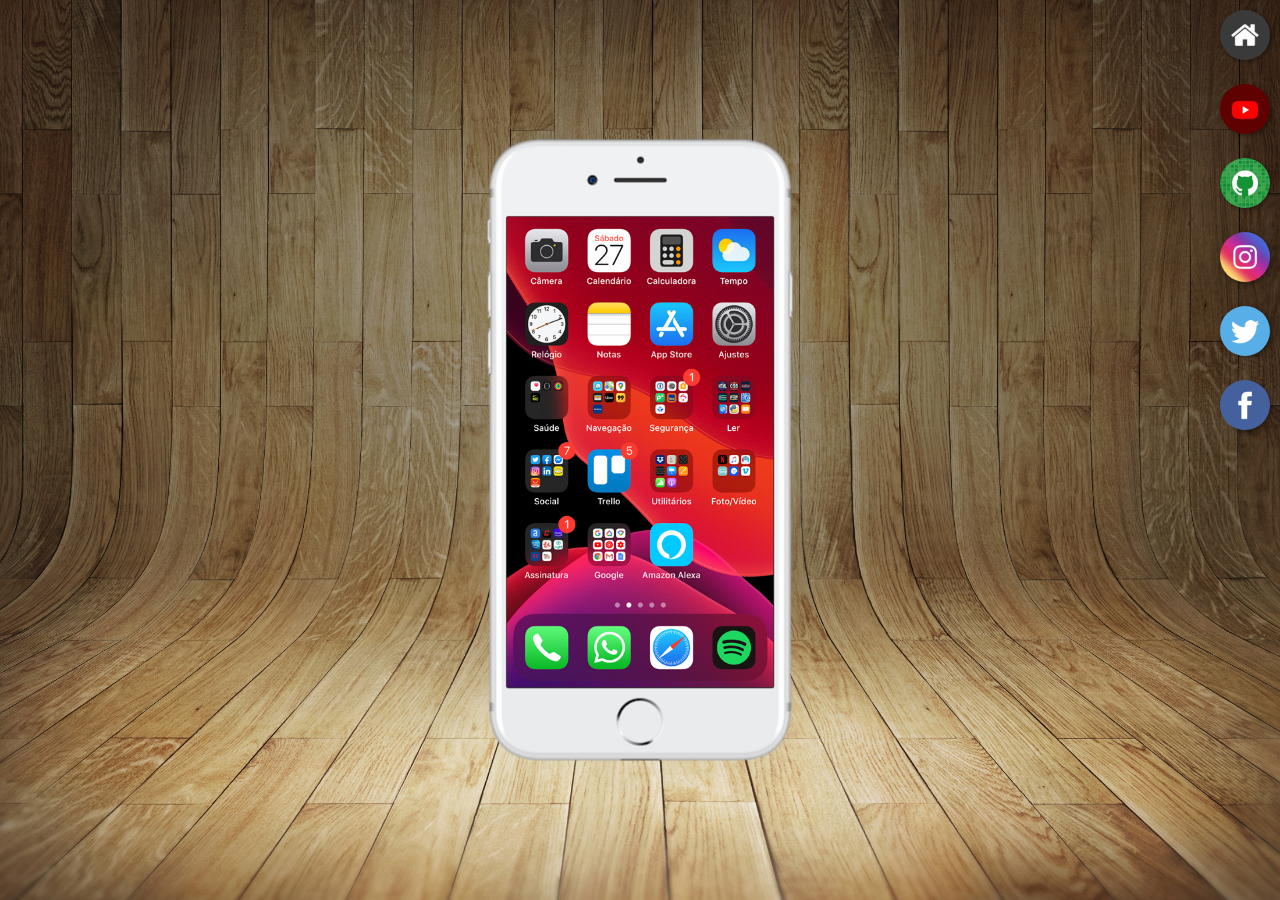
<file: index.html>
<!DOCTYPE html>
<html lang="pt-br">
<head>
    <meta charset="UTF-8">
    <meta http-equiv="X-UA-Compatible" content="IE=edge">
    <meta name="viewport" content="width=device-width, initial-scale=1.0">
    <link rel="shortcut icon" href="favicon.ico" type="image/x-icon">
    <link rel="stylesheet" href="estilos/style.css">
    <title>Projeto Redes Sociais</title>
</head>
<body>
    <main>
        <section id="telefone">
            <iframe src="home.html" name="tela" id="tela" frameborder="0">
                Seu navegador não é compatível com isso.
            </iframe>
        </section>
        <section id="redes-sociais">
            <a href="home.html" target="tela"><img src="imagens/logo-home.jpg" alt="Home"></a><br>
            <a href="youtube.html" target="tela"><img src="imagens/logo-youtube.jpg" alt="YouTube"></a><br>
            <a href="github.html" target="tela"><img src="imagens/logo-github.jpg" alt="GitHub"></a><br>
            <a href="instagram.html" target="tela"><img src="imagens/logo-instagram.jpg" alt="Instagram"></a><br>
            <a href="twitter.html" target="tela"><img src="imagens/logo-twitter.jpg" alt="Twitter"></a><br>
            <a href="facebook.html" target="tela"><img src="imagens/logo-facebook.jpg" alt="Facebook"></a>
        </section>
    </main>
</body>
</html>
</file>
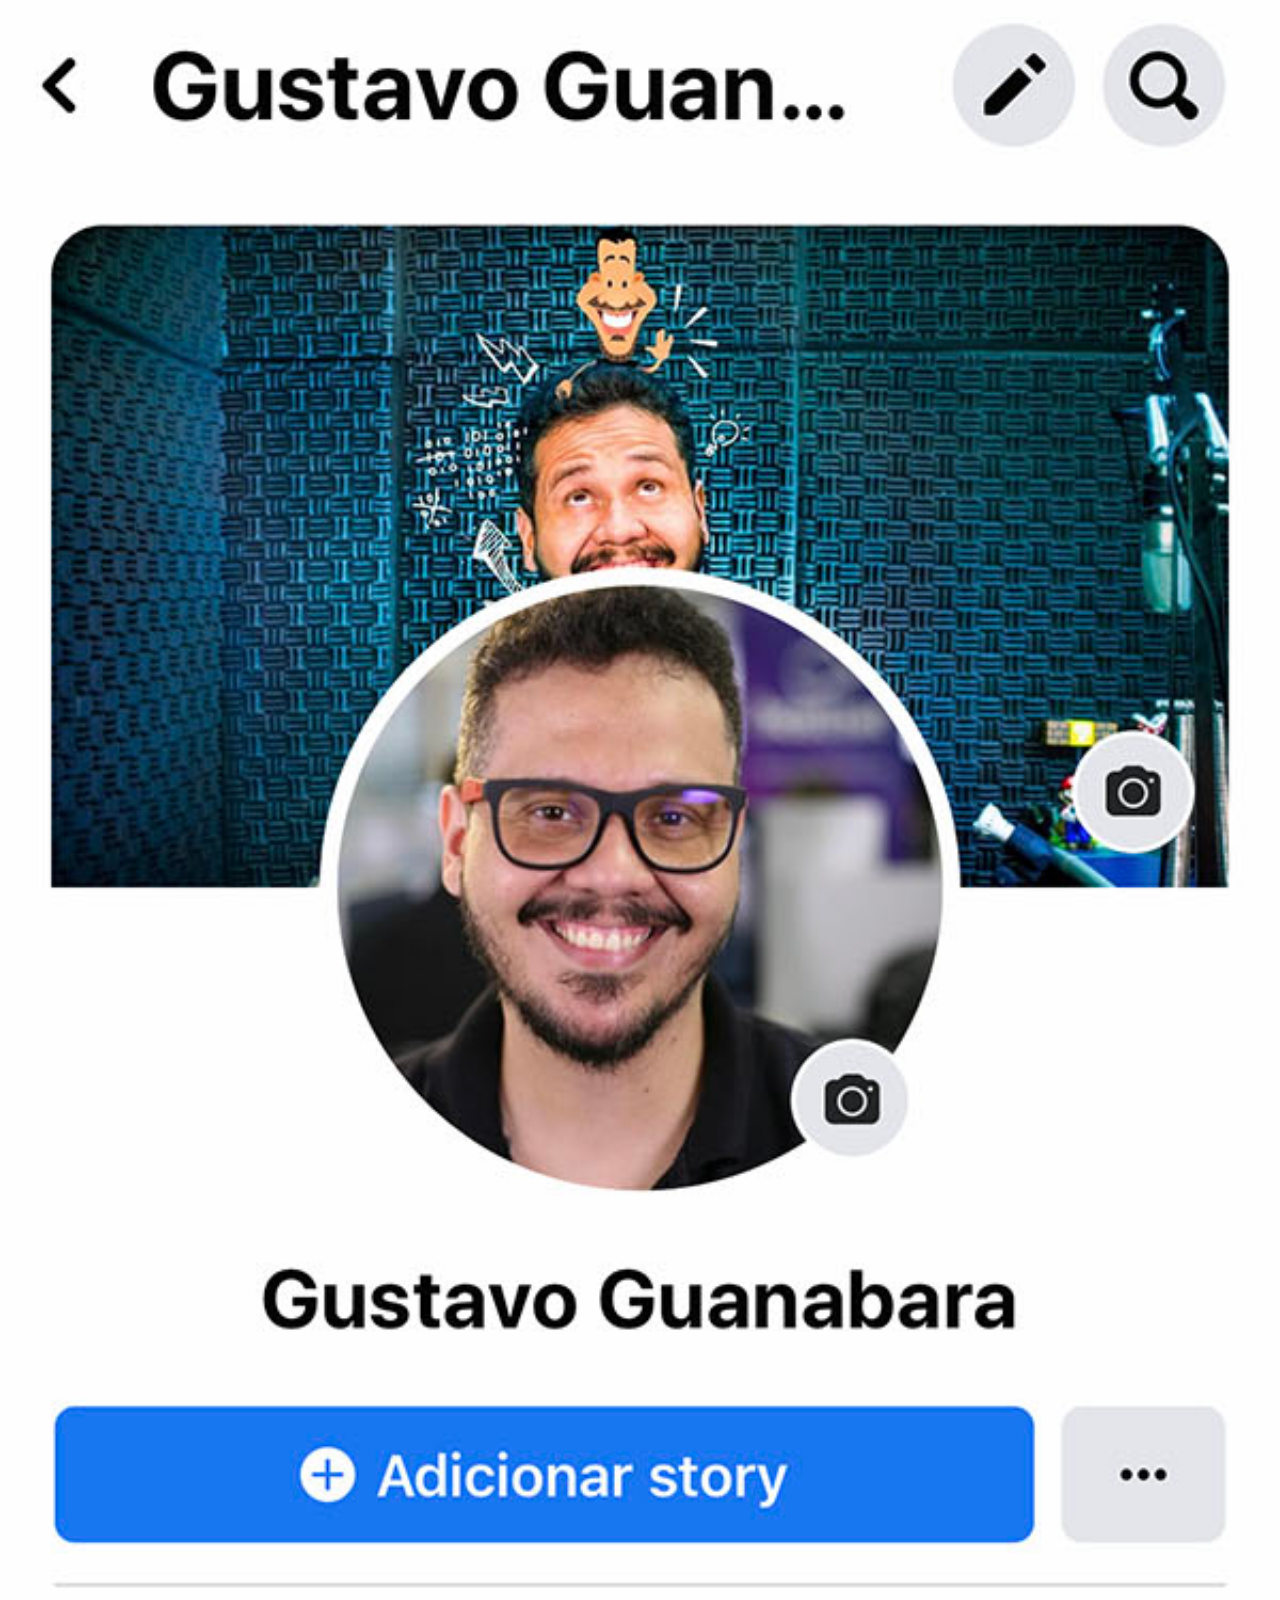
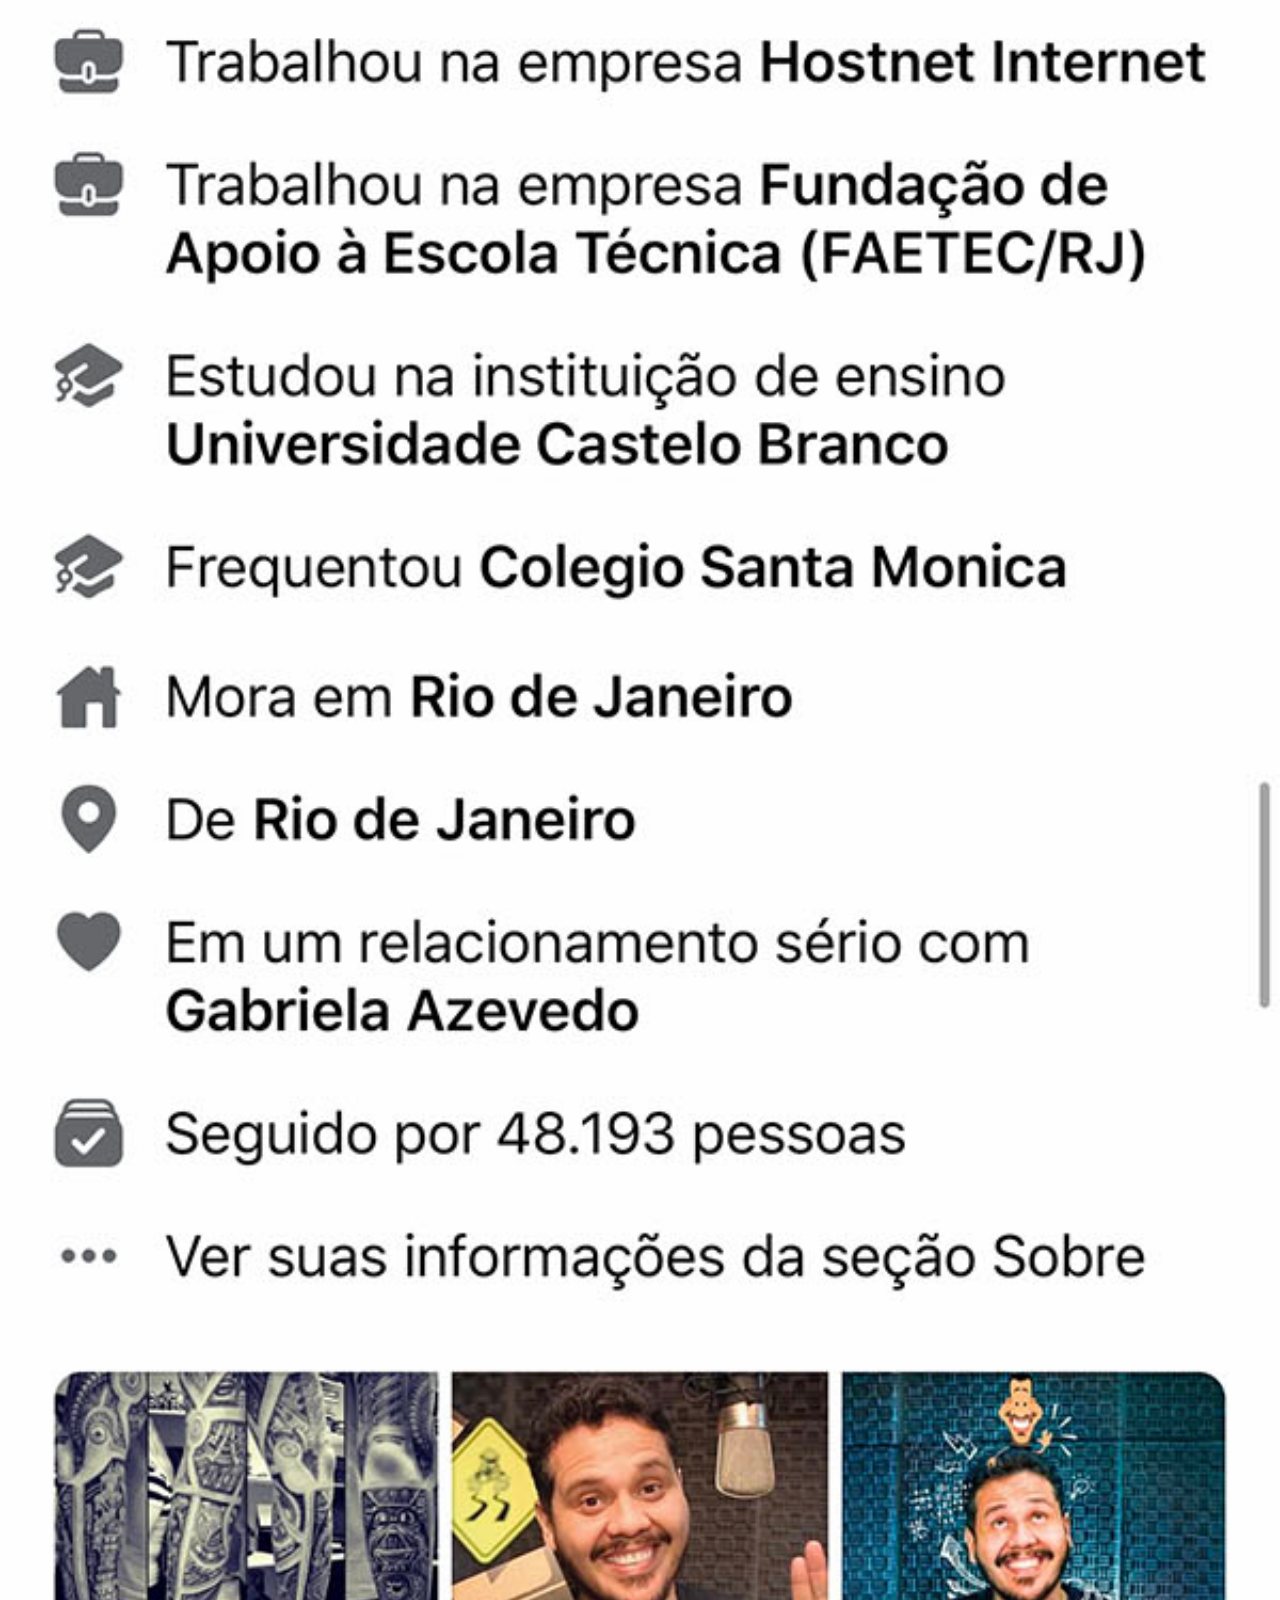
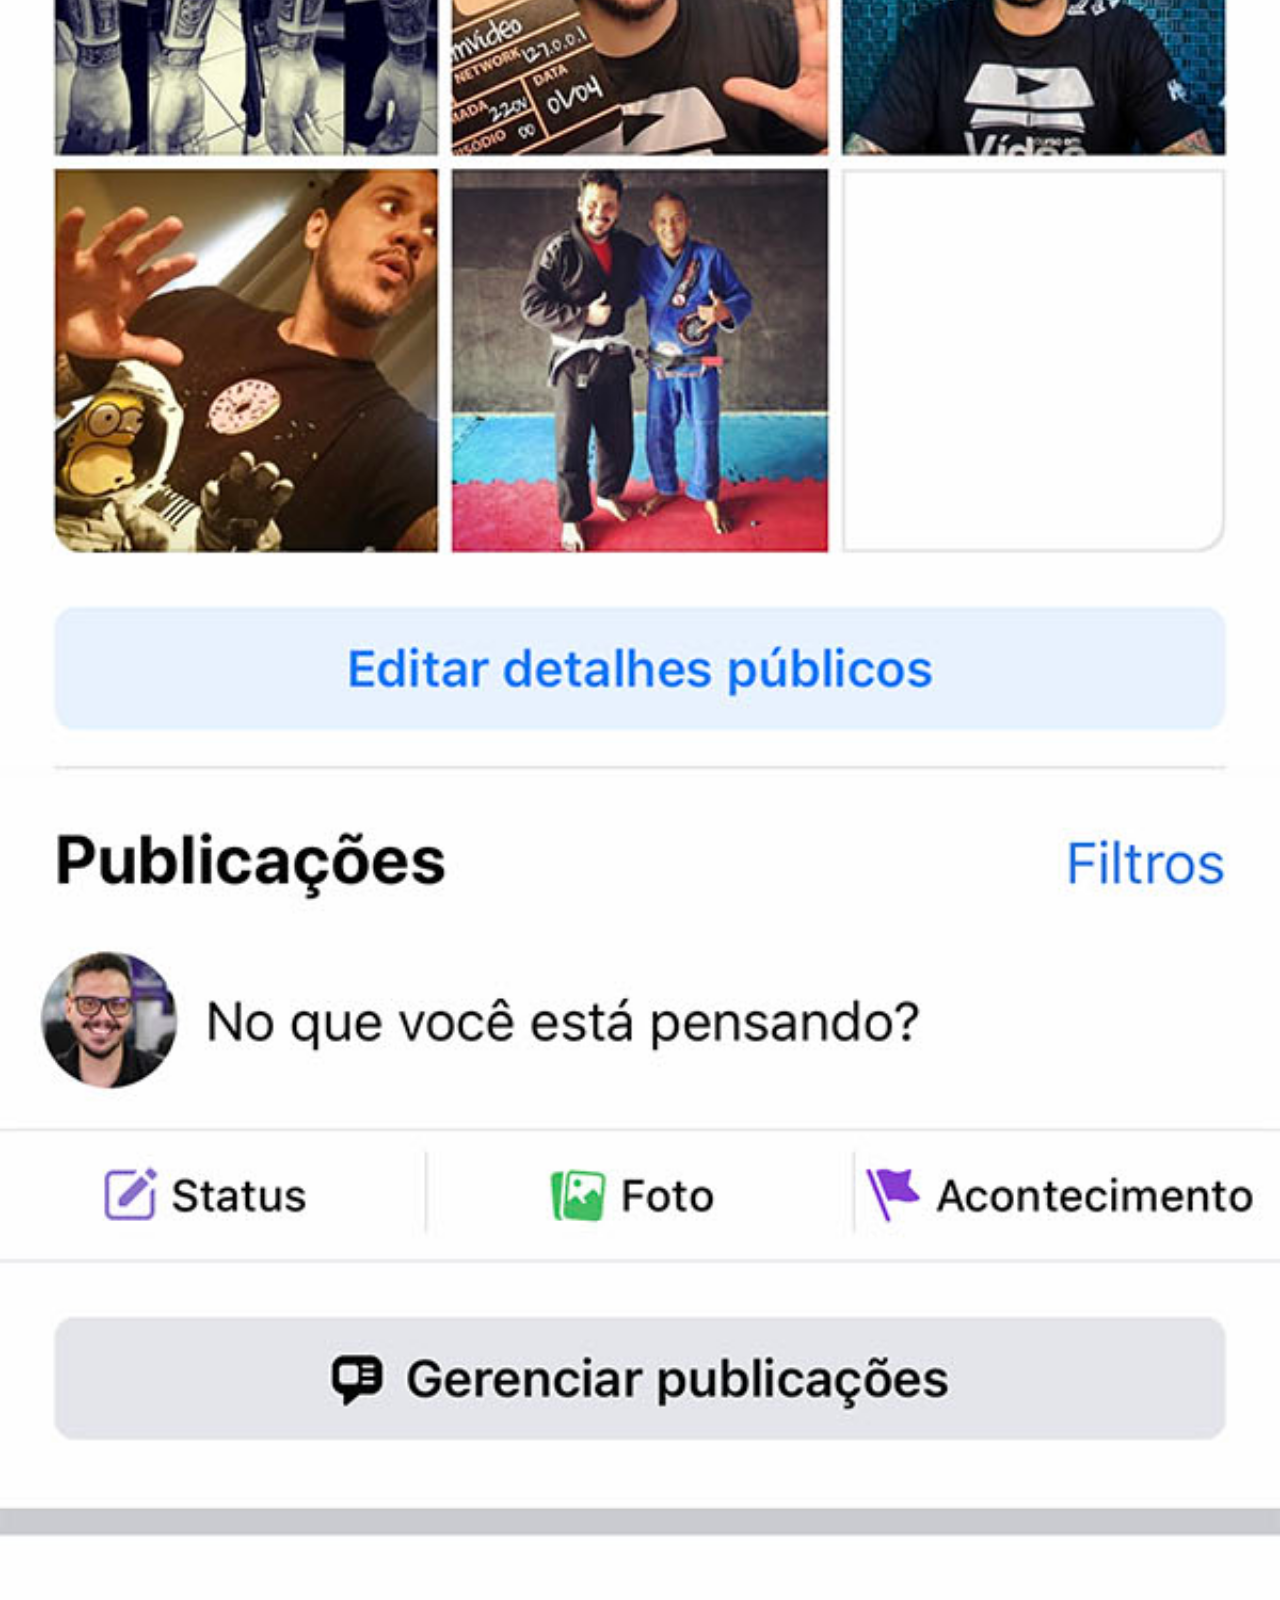
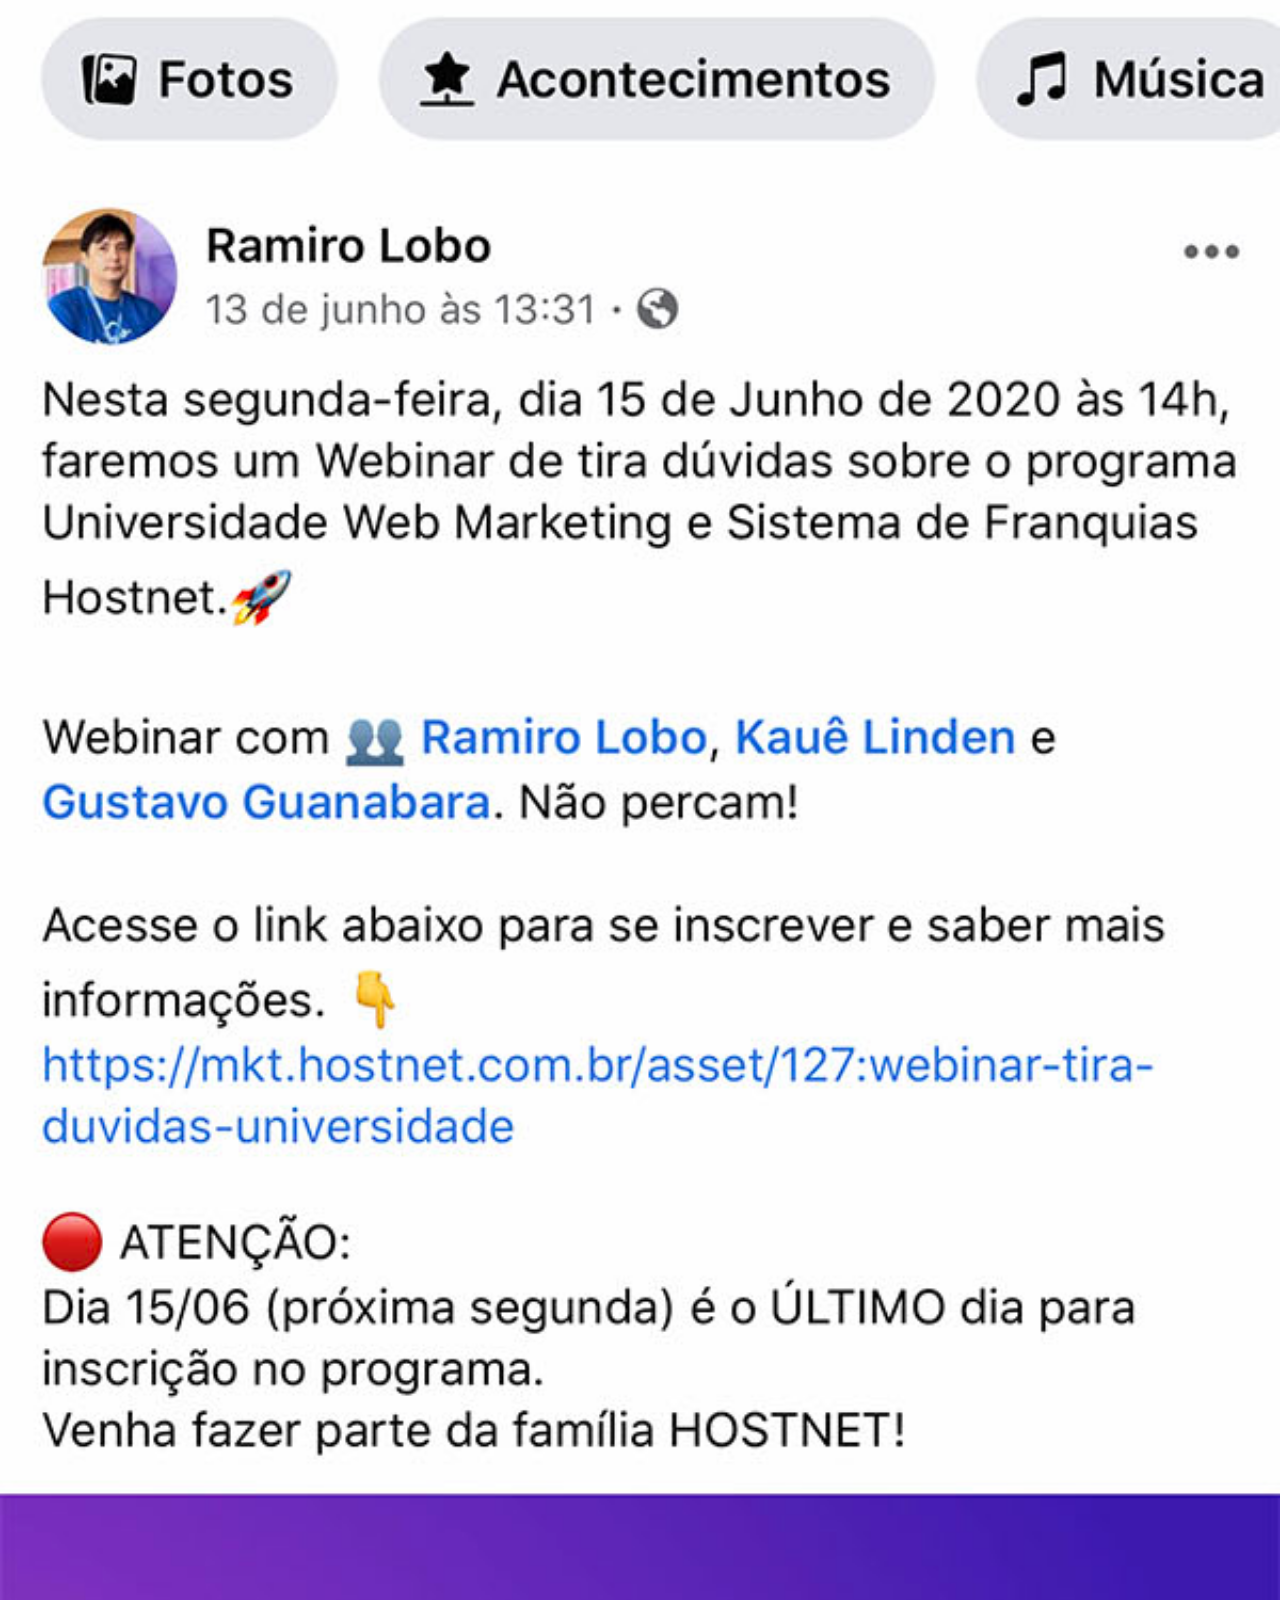
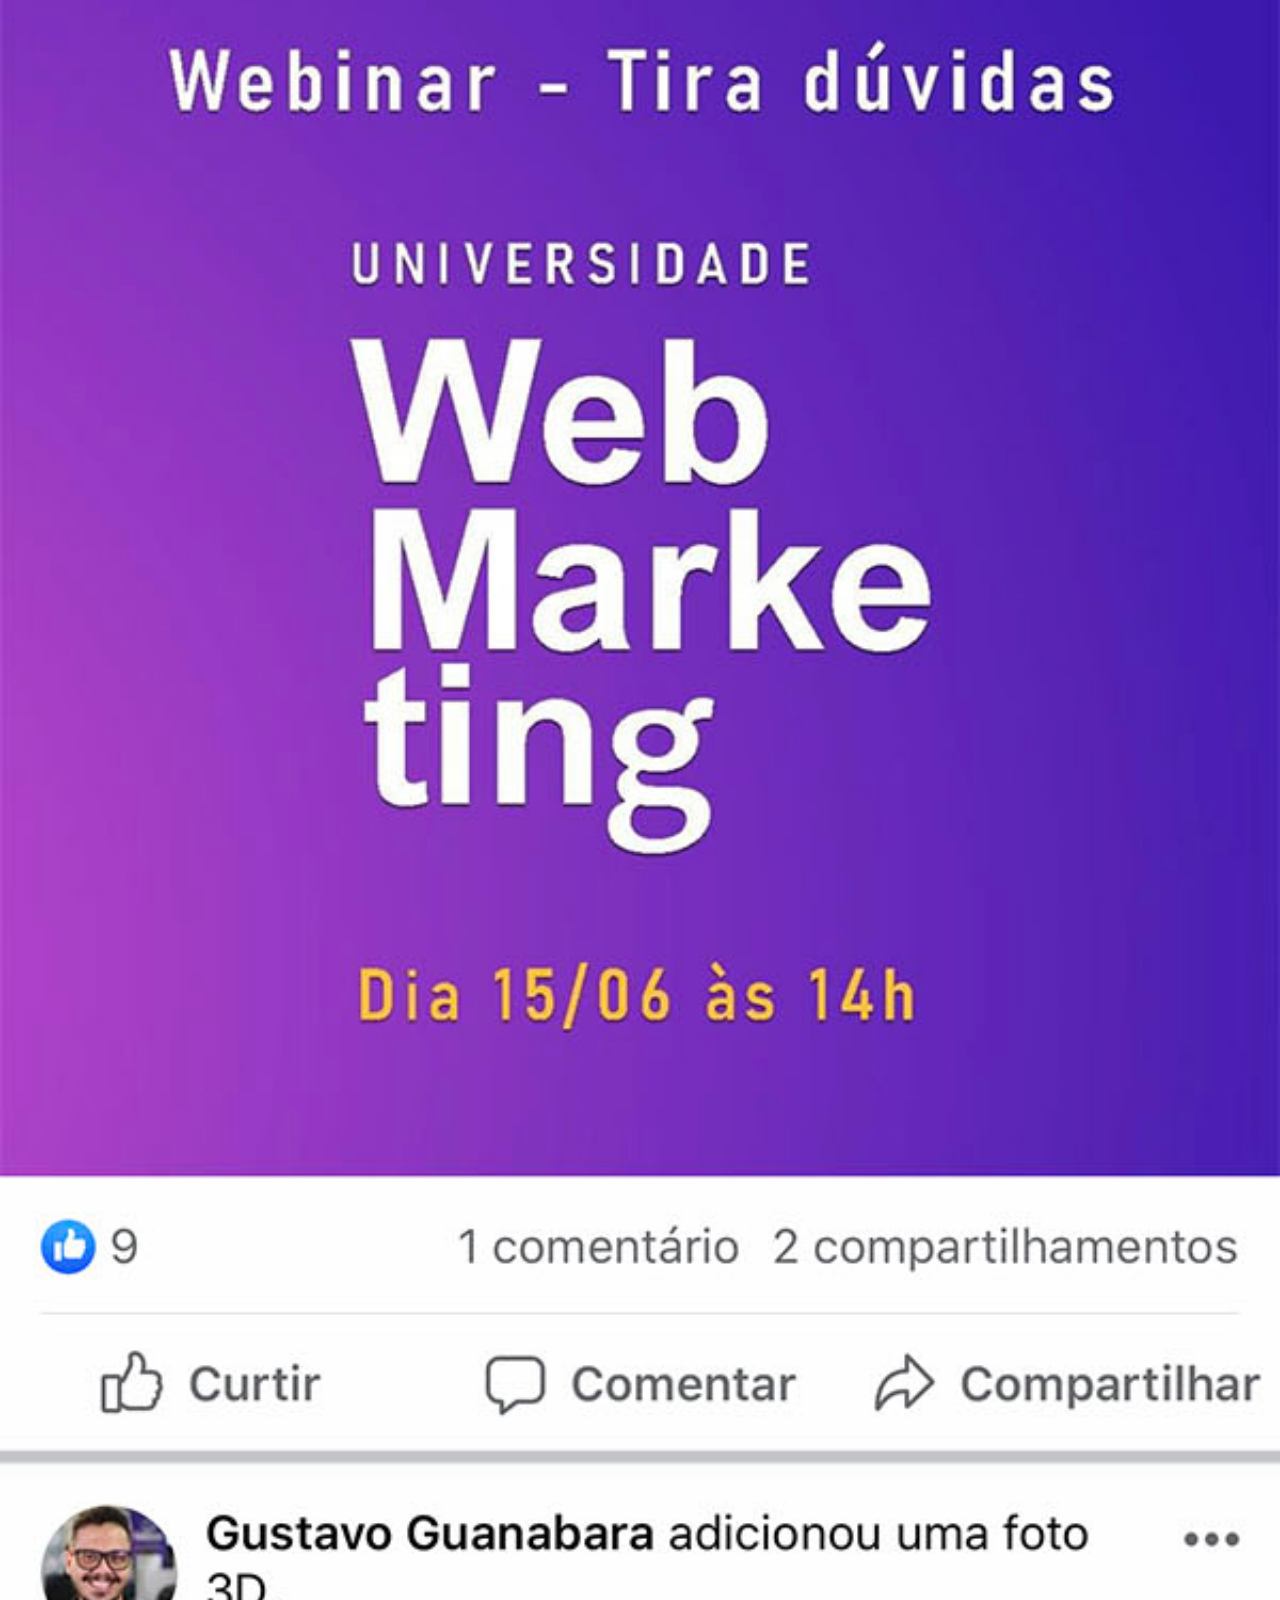
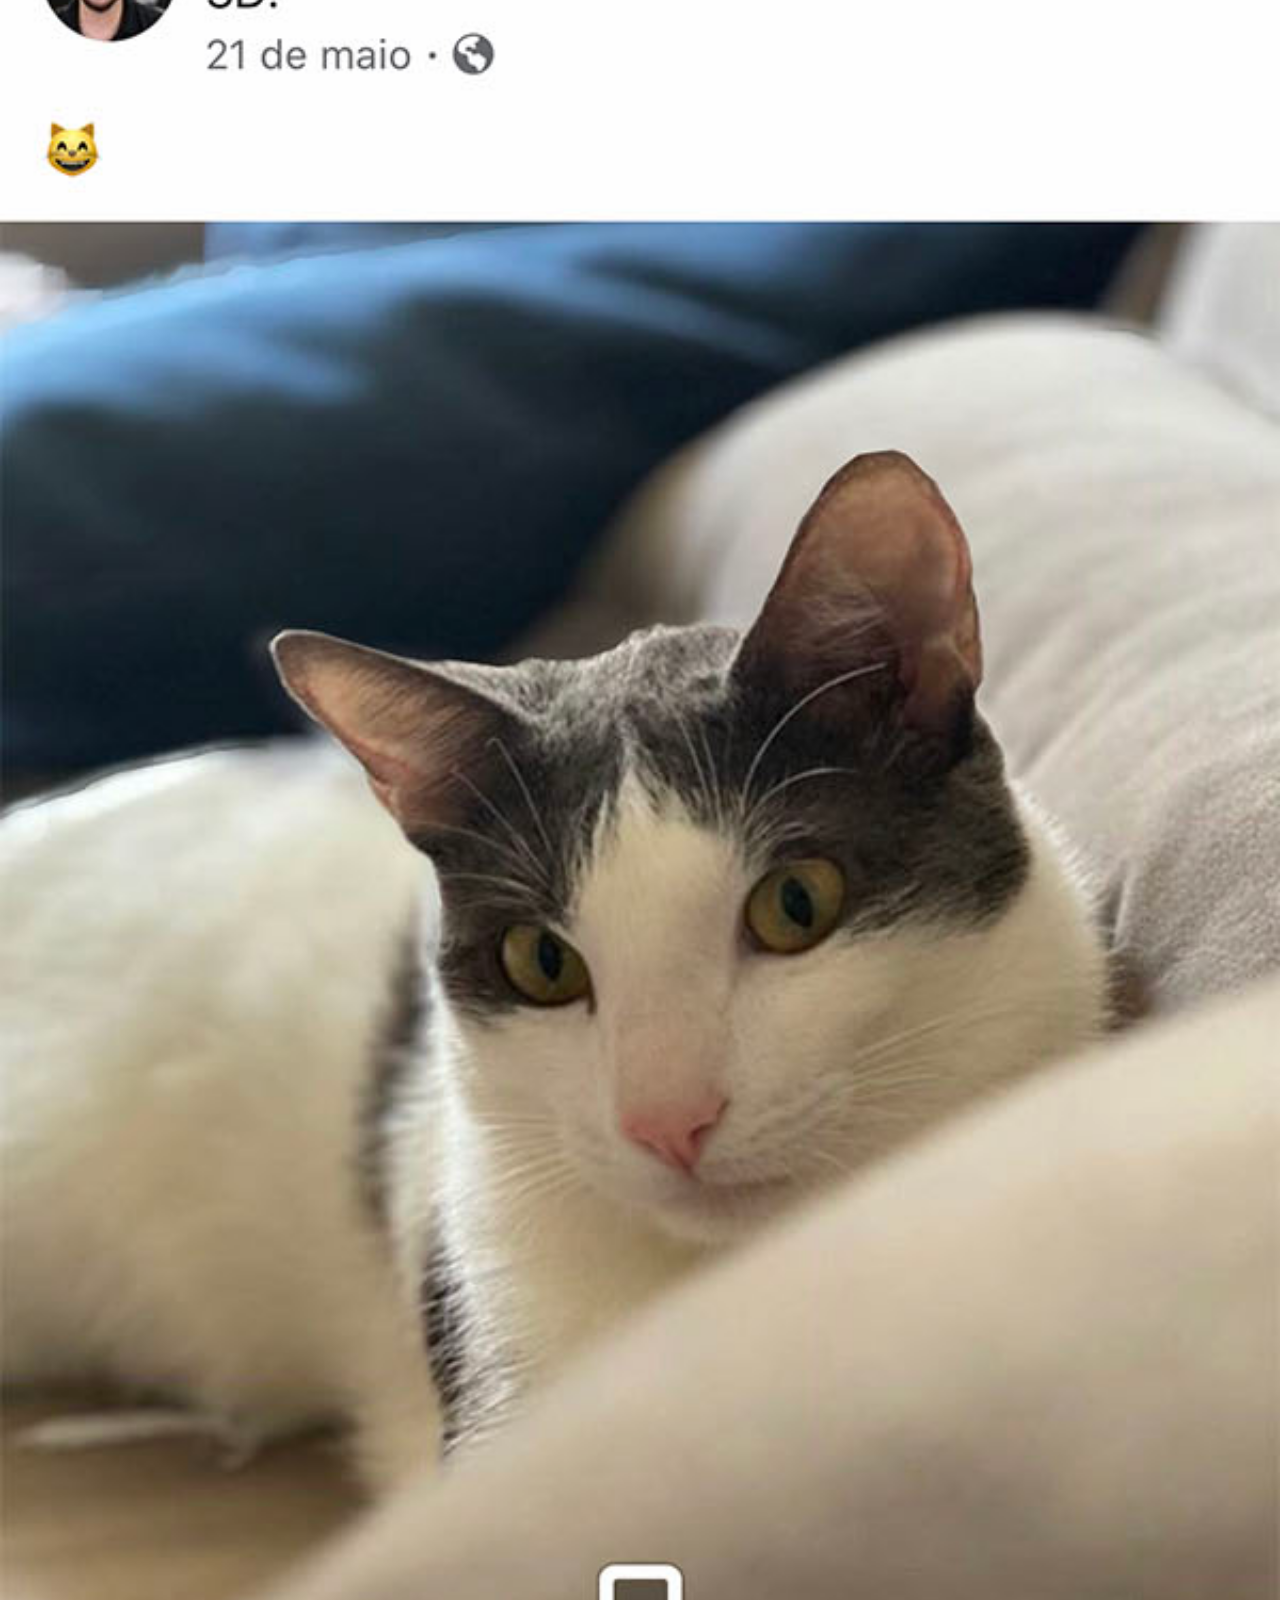
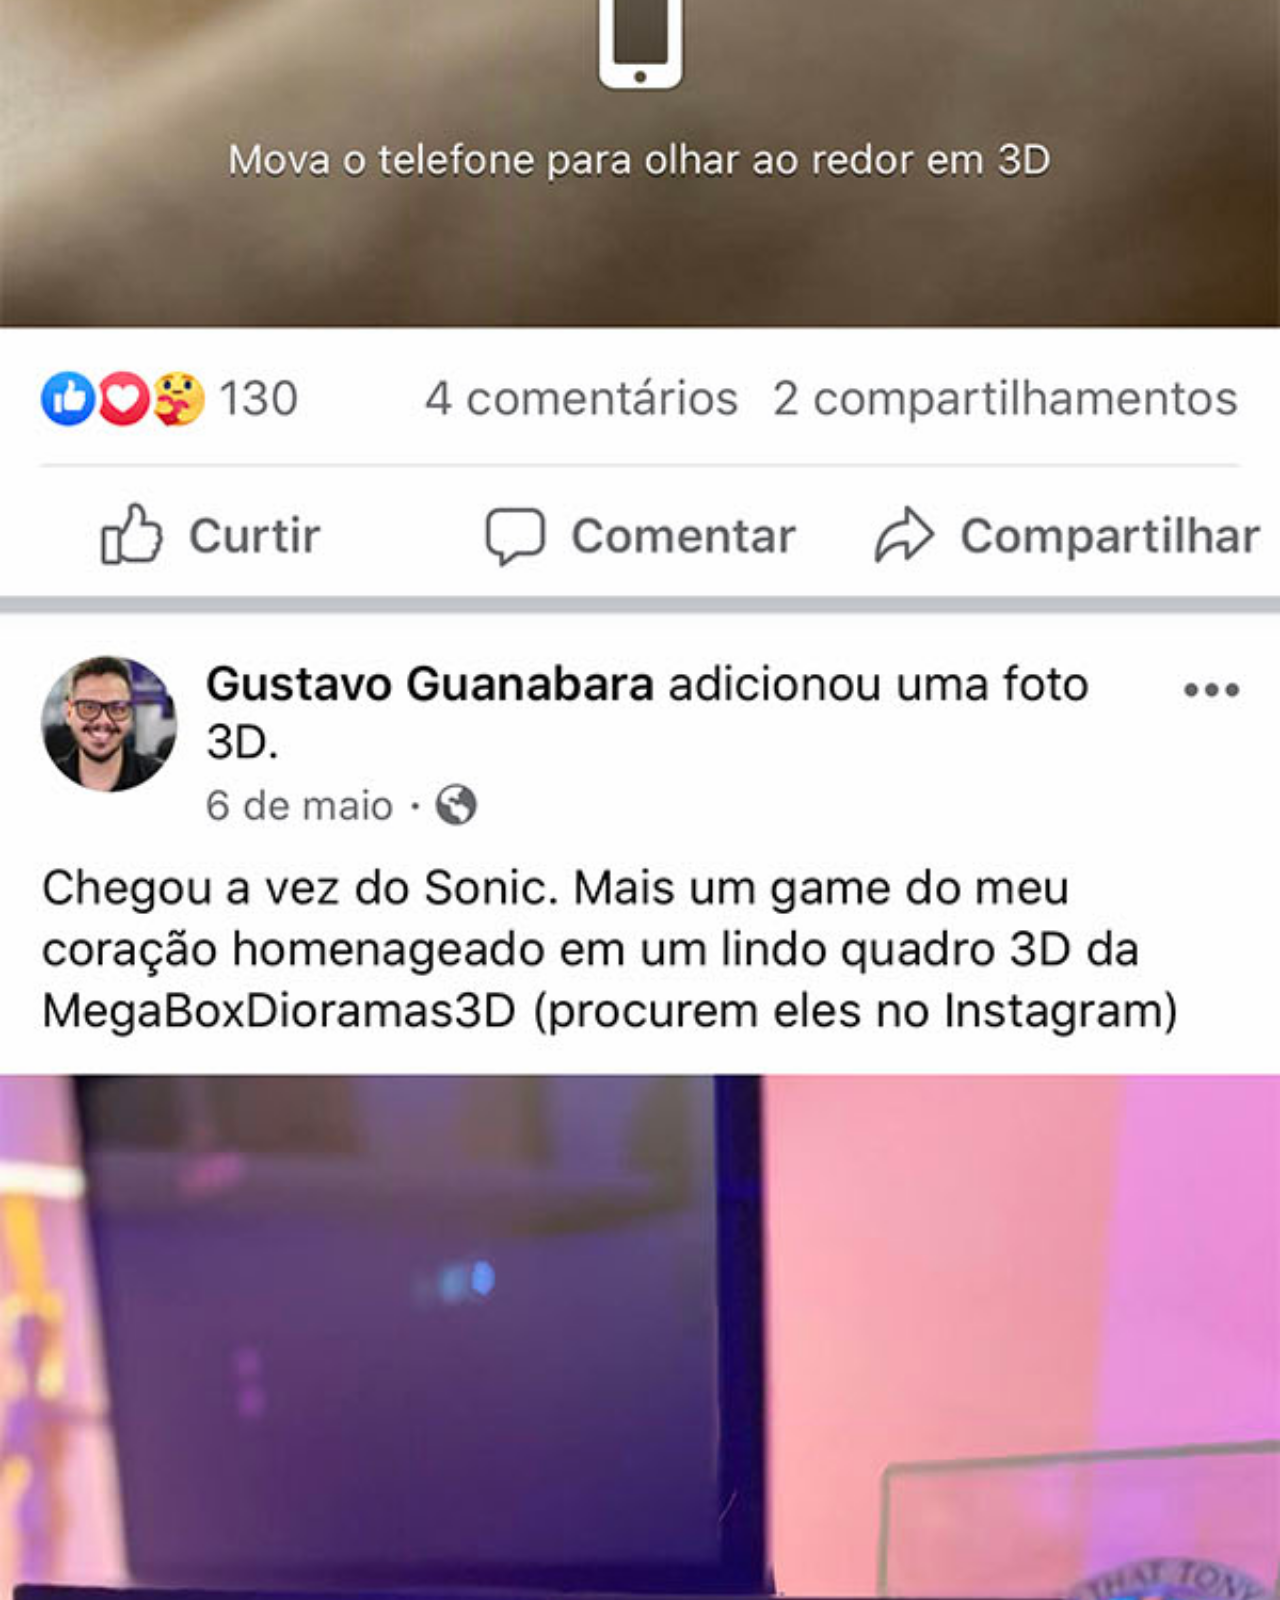
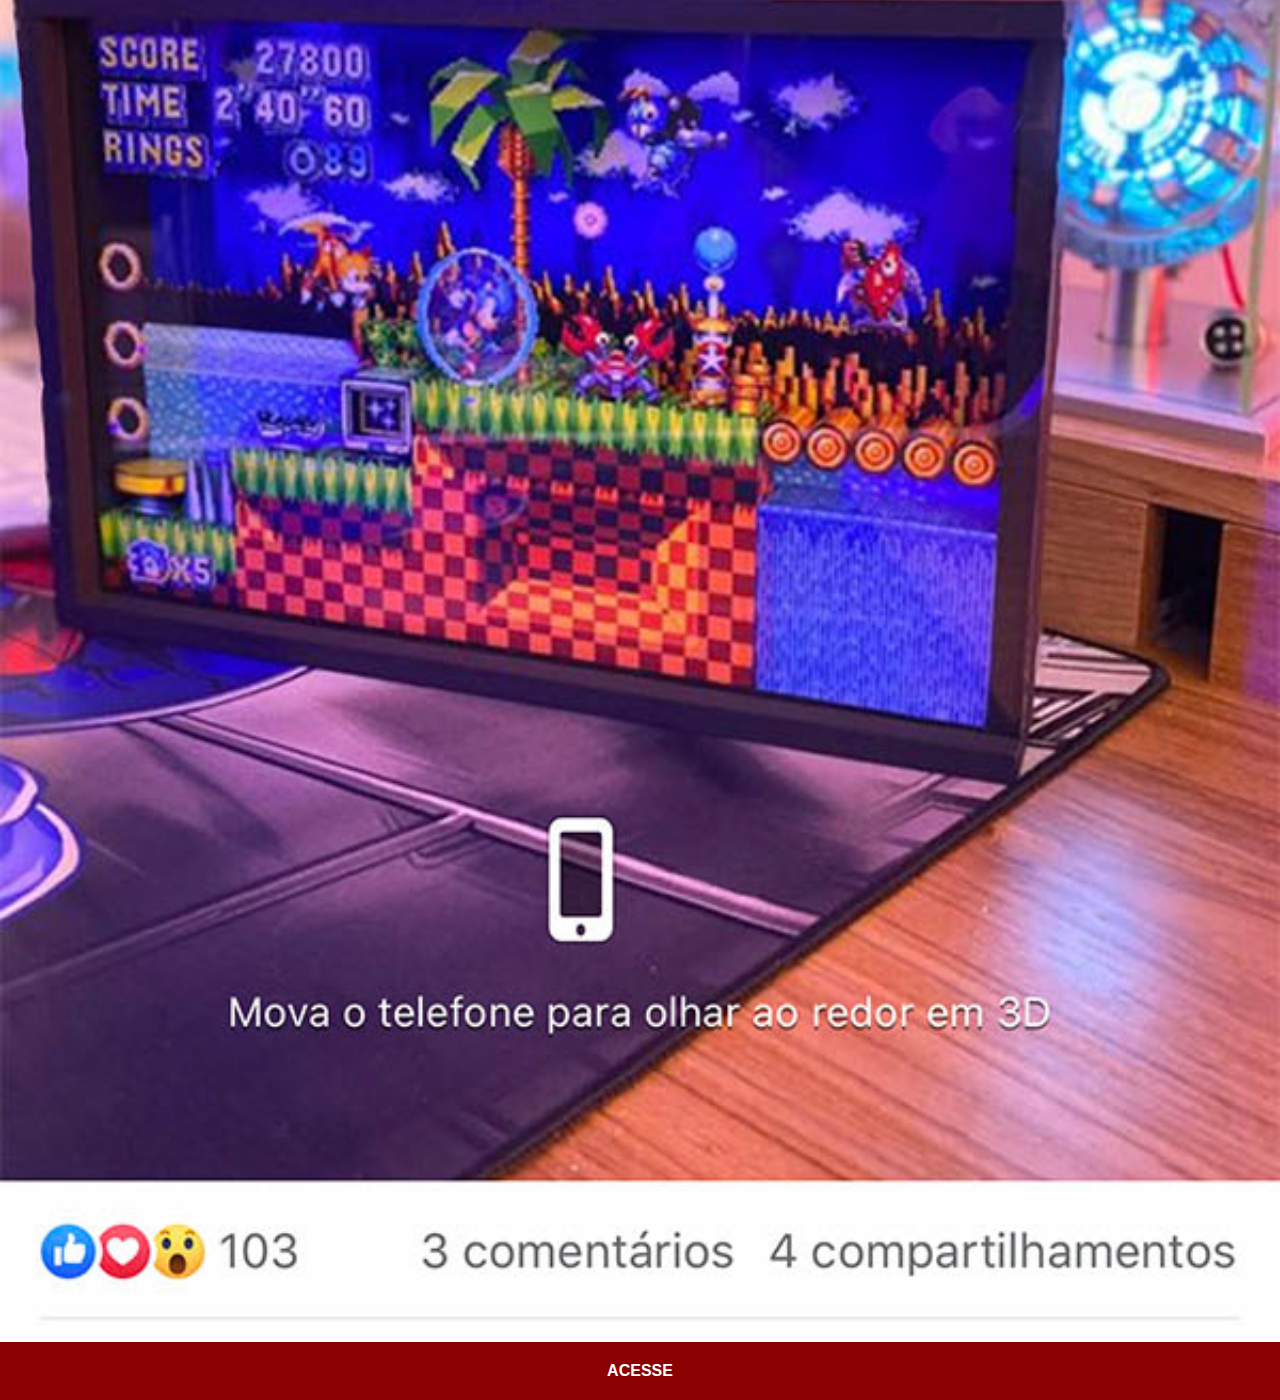
<file: facebook.html>
<!DOCTYPE html>
<html lang="pt-br">
<head>
    <meta charset="UTF-8">
    <meta http-equiv="X-UA-Compatible" content="IE=edge">
    <meta name="viewport" content="width=device-width, initial-scale=1.0">
    <title>Facebook</title>
    <link rel="stylesheet" href="estilos/social.css">
</head>
<body>
    <img src="imagens/tela-facebook.jpg" alt="Facebook">
    <a href="https://www.facebook.com/gustavoguanabara/?locale=pt_BR" target="_blank">ACESSE</a>
</body>
</html>
</file>
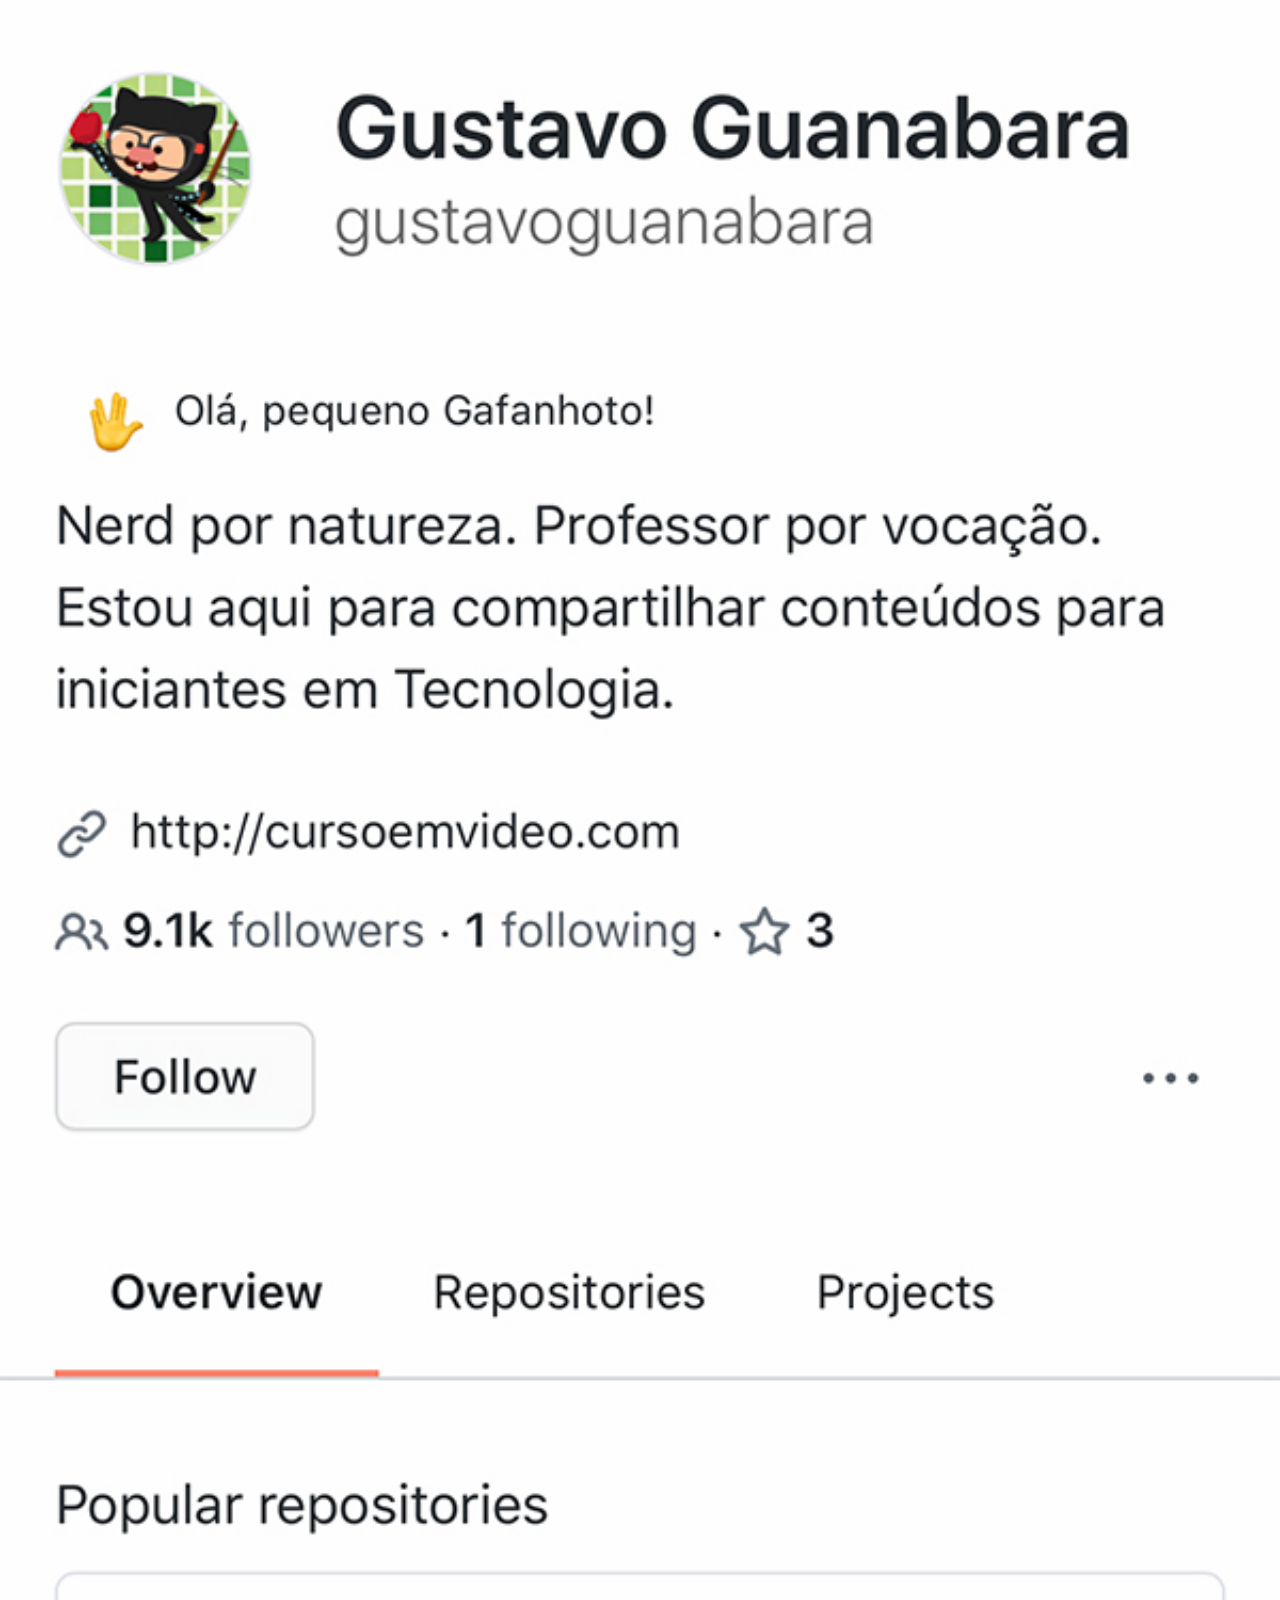
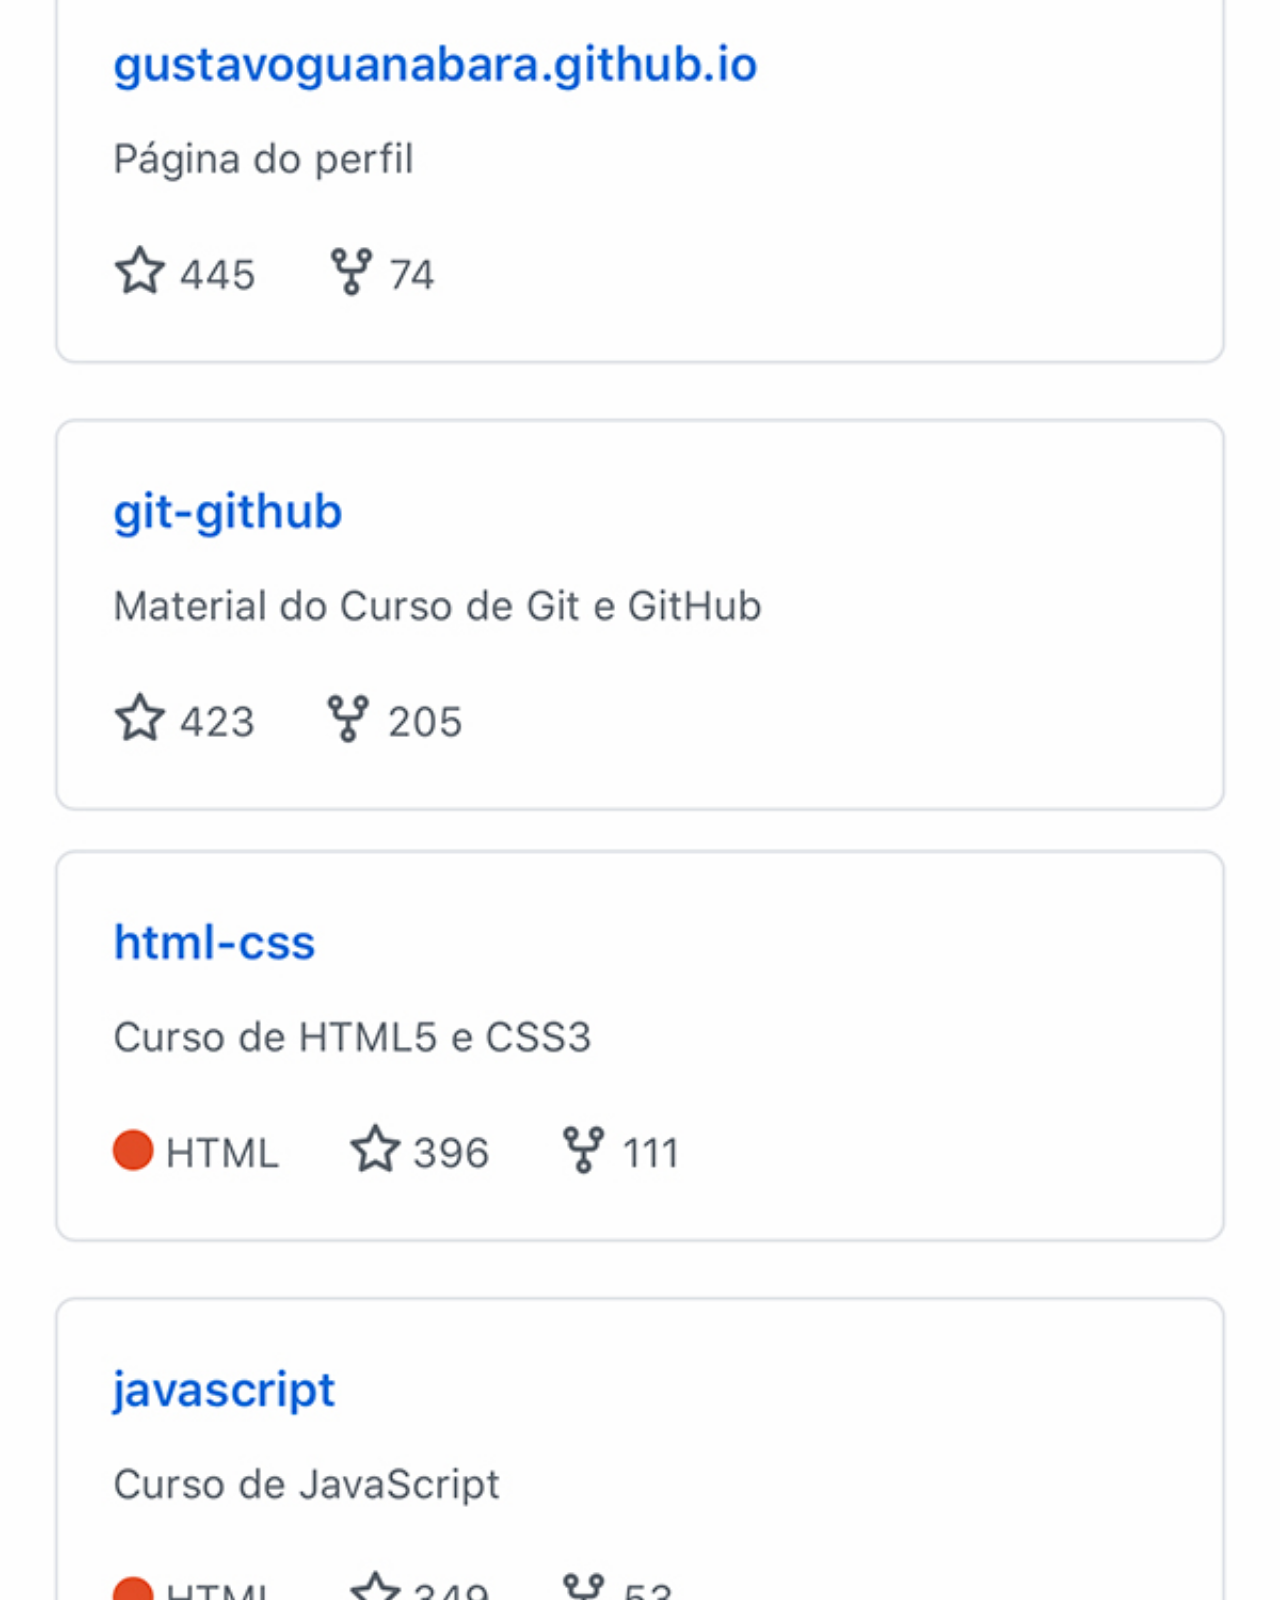
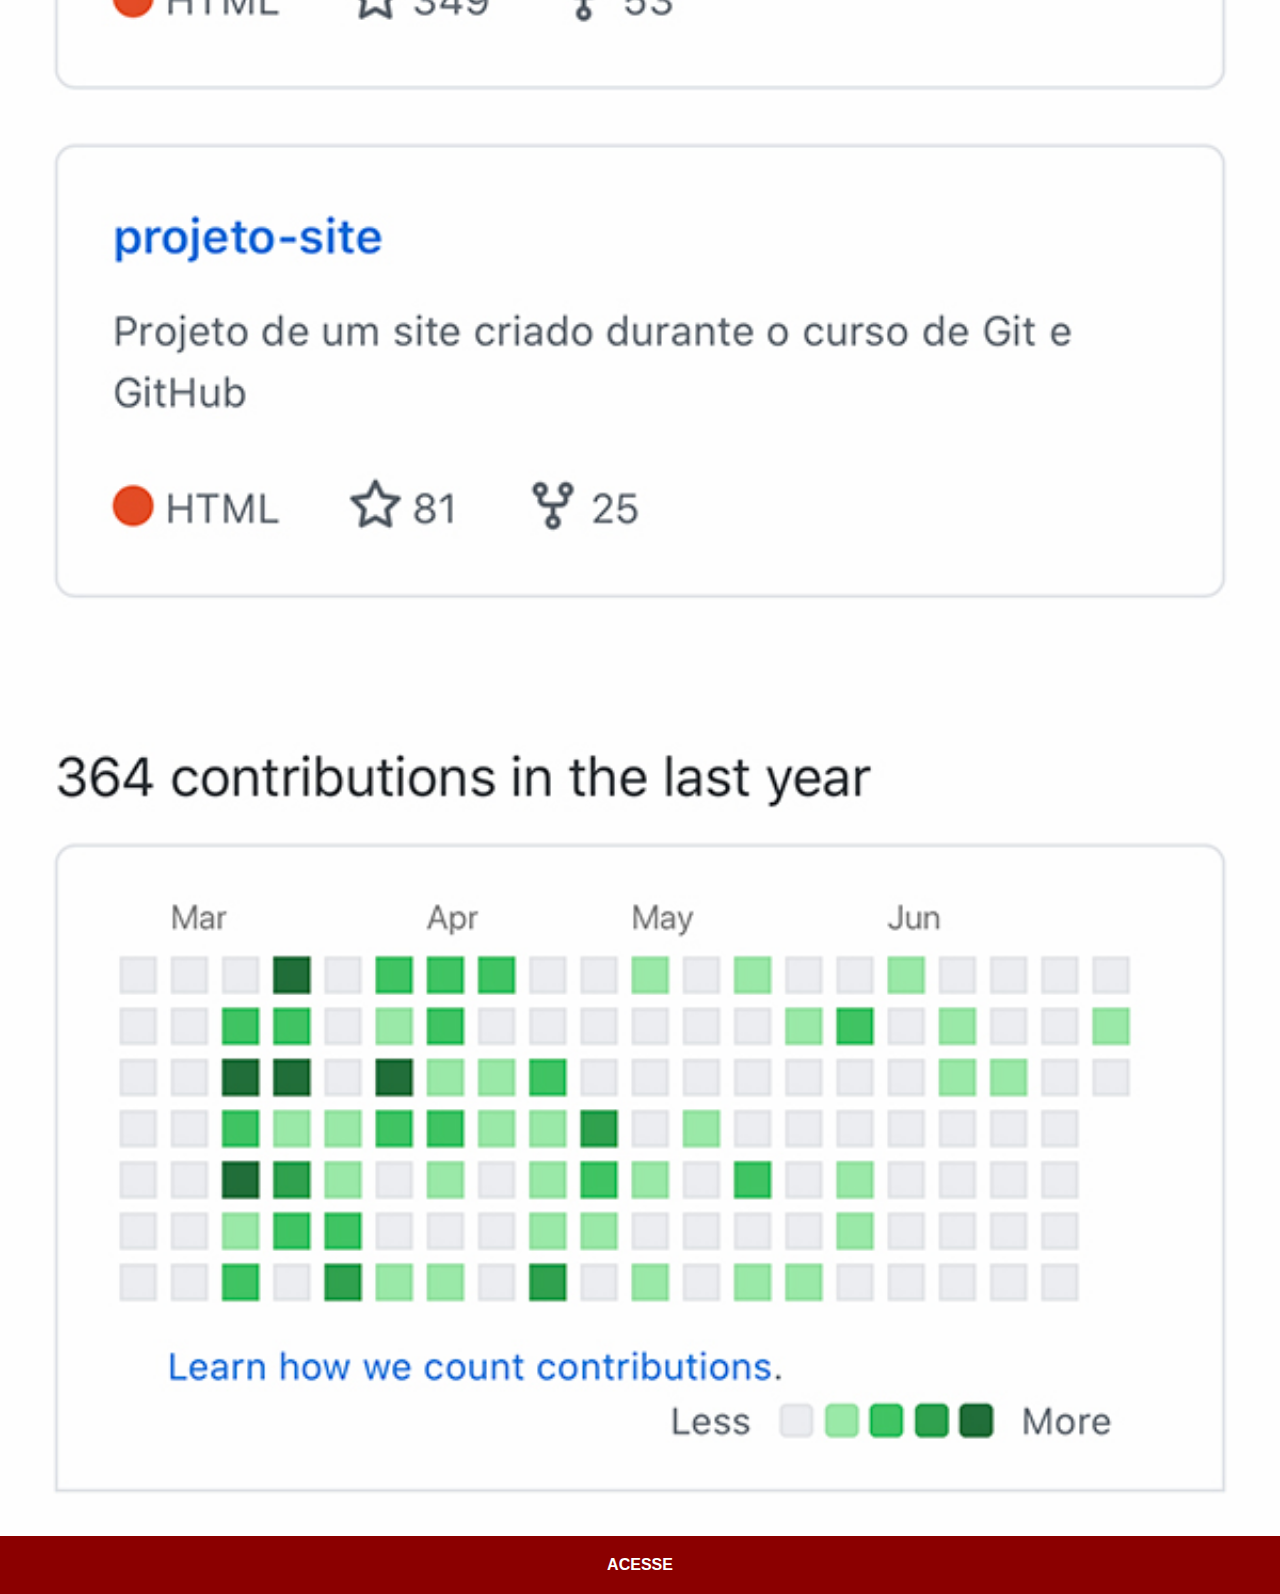
<file: github.html>
<!DOCTYPE html>
<html lang="pt-br">
<head>
    <meta charset="UTF-8">
    <meta http-equiv="X-UA-Compatible" content="IE=edge">
    <meta name="viewport" content="width=device-width, initial-scale=1.0">
    <title>GitHub</title>
    <link rel="stylesheet" href="estilos/social.css">
</head>
<body>
    <img src="imagens/tela-github.jpg" alt="GitHub">
    <a href="https://github.com/gustavoguanabara/" target="_blank">ACESSE</a>
</body>
</html>
</file>
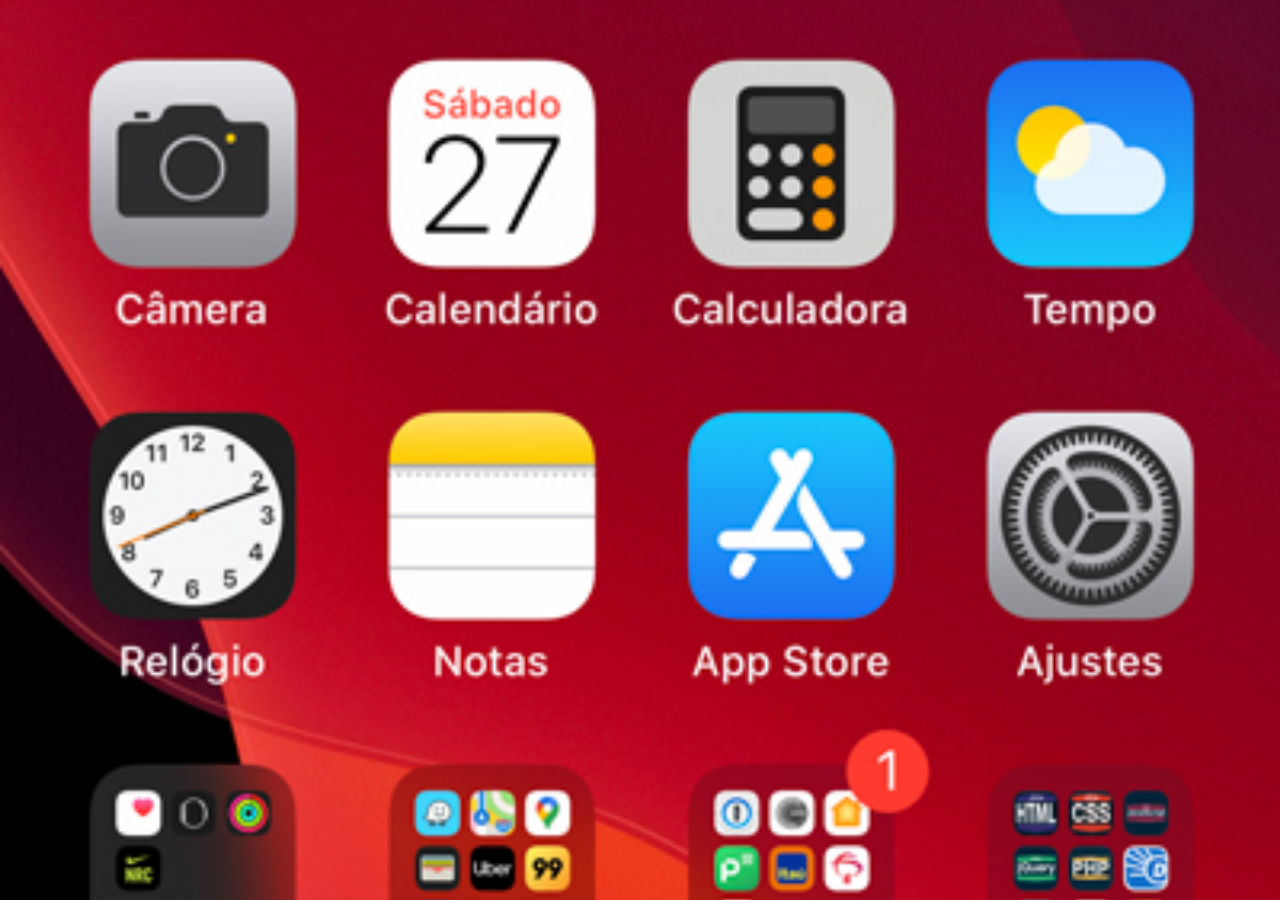
<file: home.html>
<!DOCTYPE html>
<html lang="pt-br">
<head>
    <meta charset="UTF-8">
    <meta http-equiv="X-UA-Compatible" content="IE=edge">
    <meta name="viewport" content="width=device-width, initial-scale=1.0">
    <title>Home</title>
    <style>
        * {
            margin: 0px;
            padding: 0px;
        }

        body {
            width: 100vw;
            height: 100vh;
            background: black url("imagens/tela-home.jpg") top center no-repeat fixed;
            background-size: cover;
        }
    </style>
</head>
<body>
    
</body>
</html>
</file>
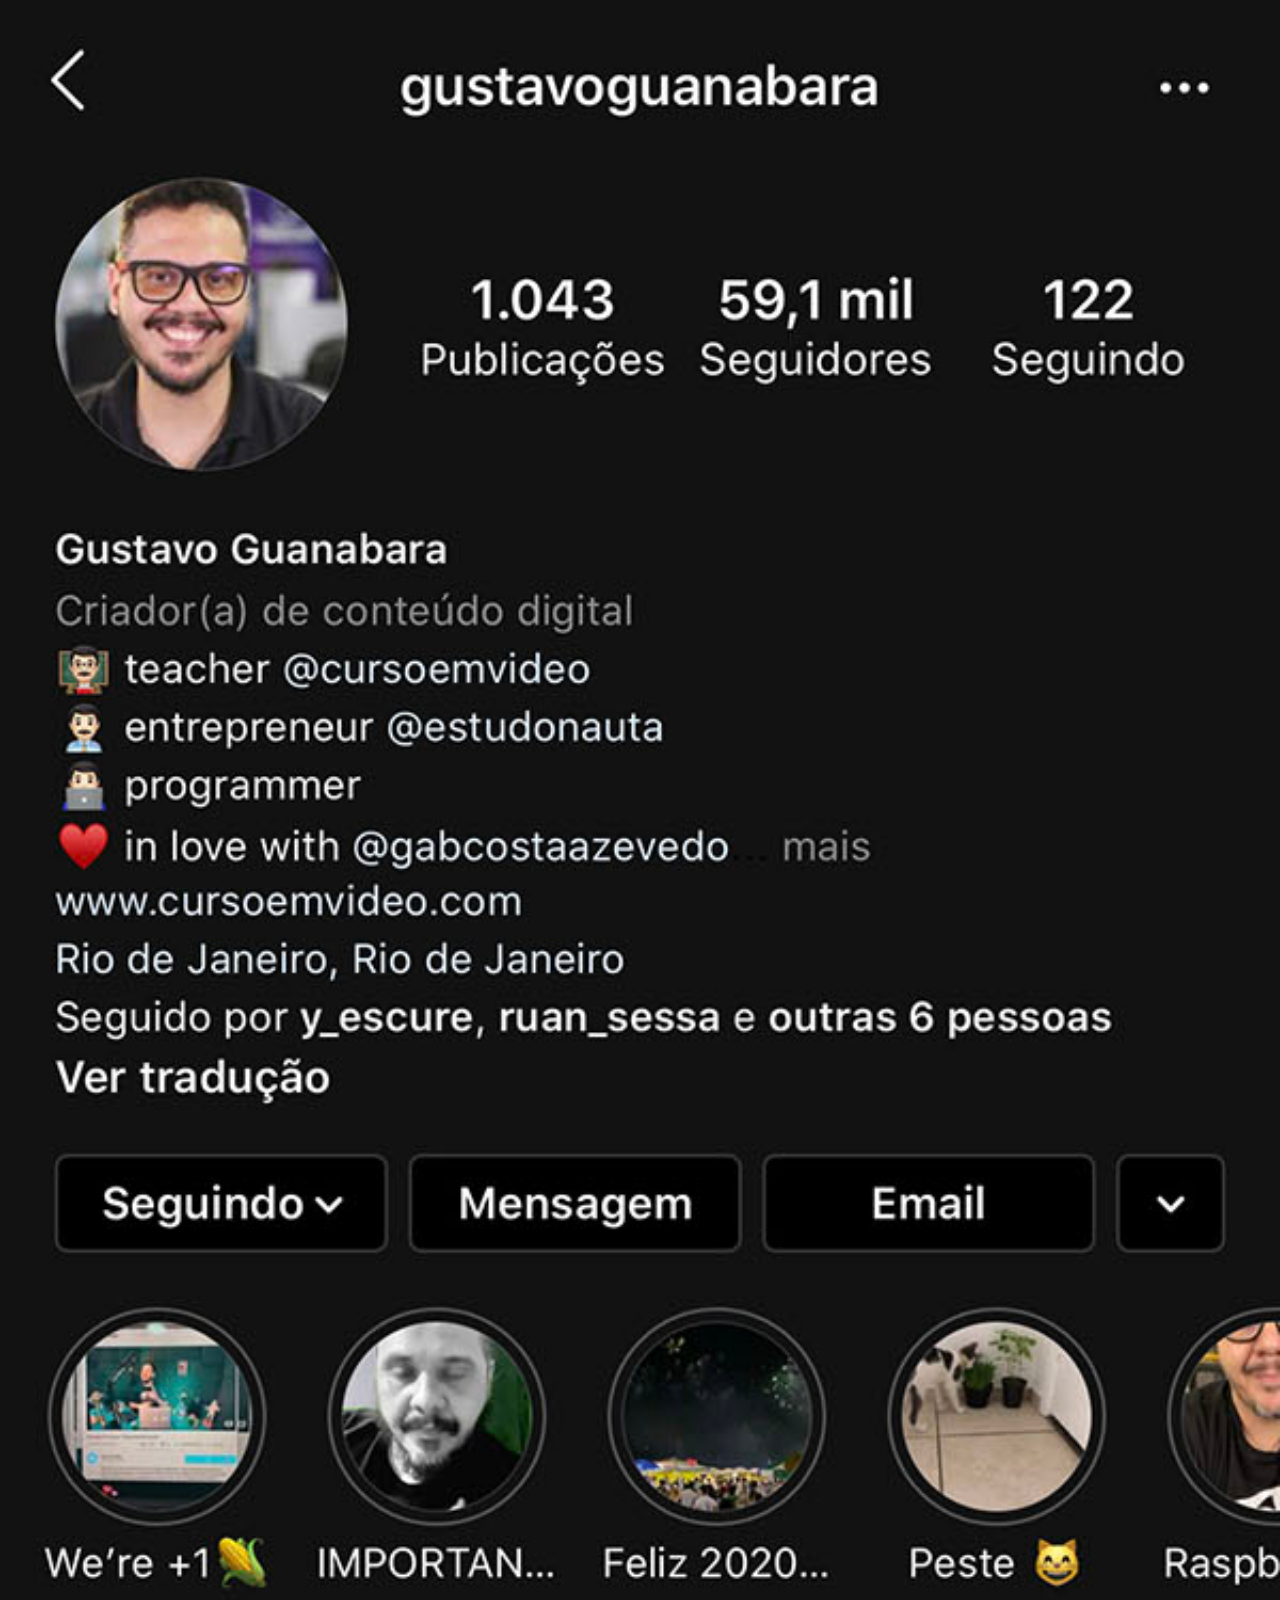
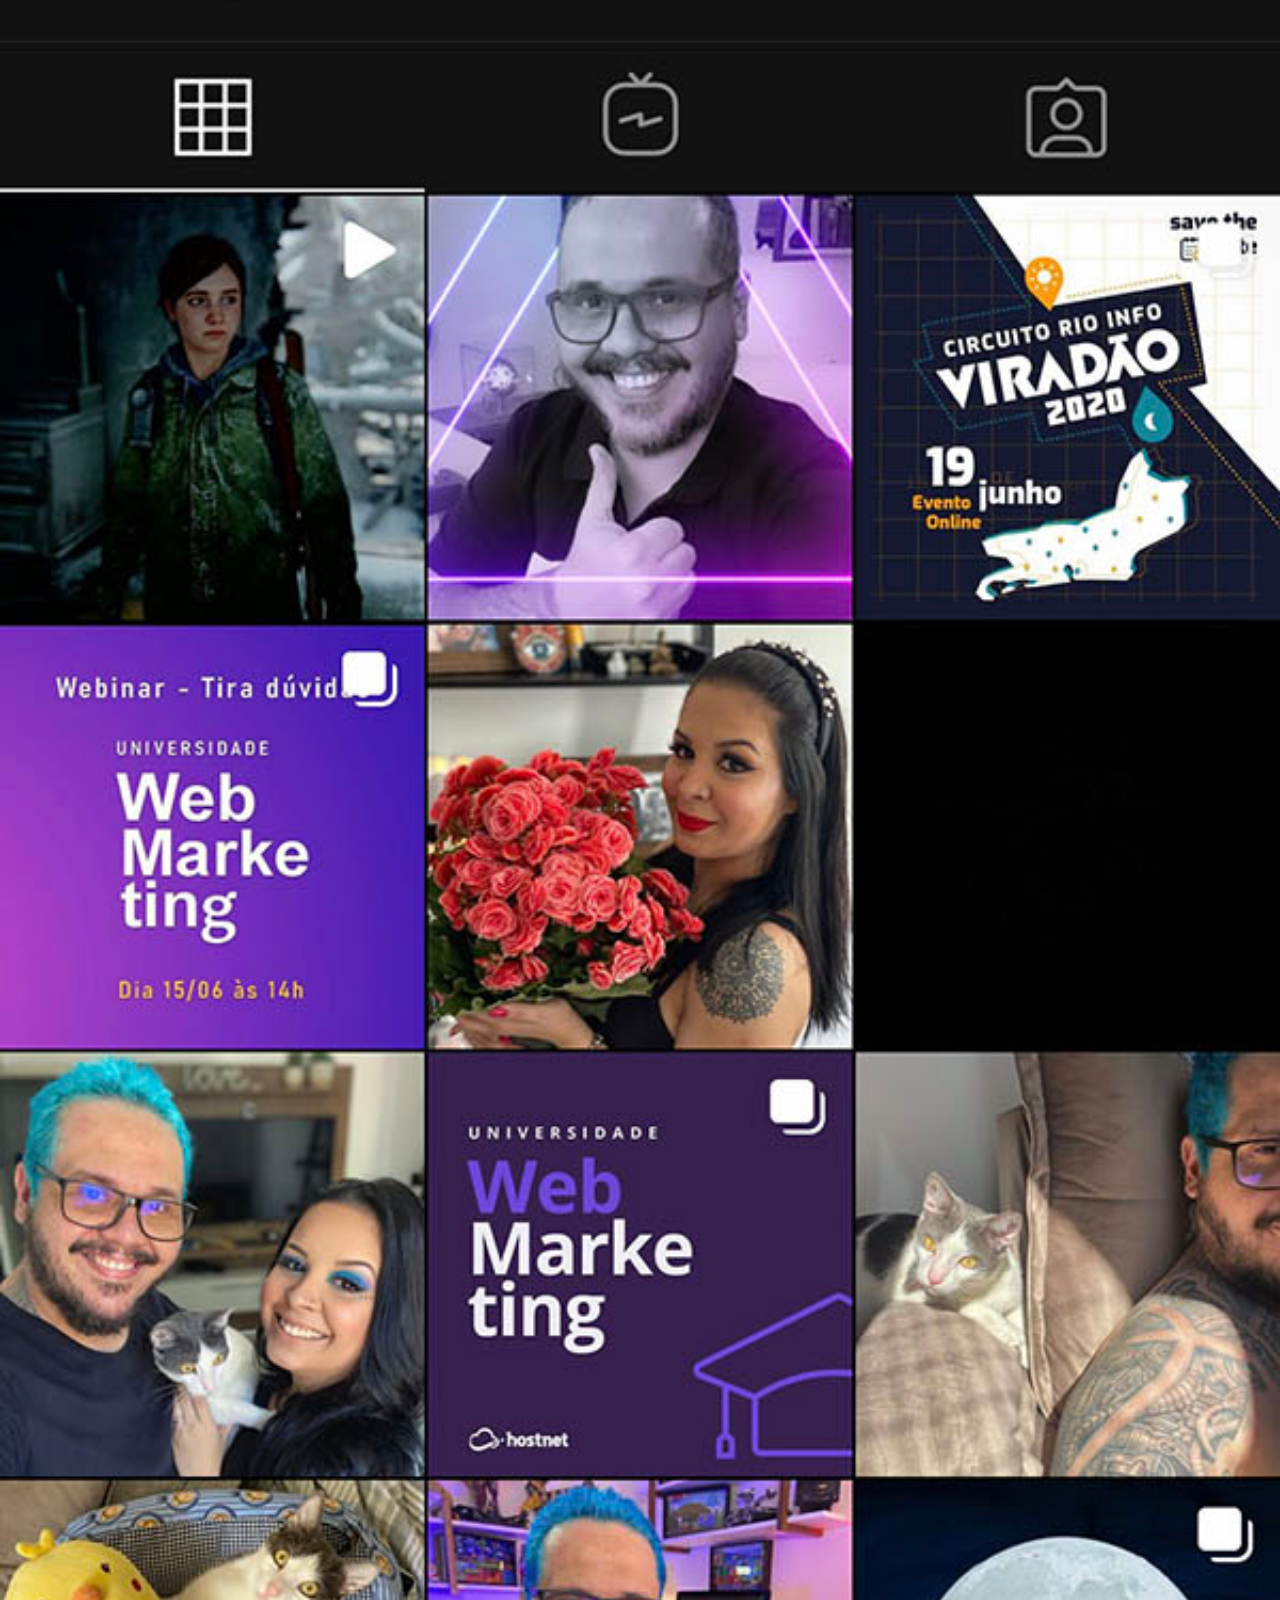
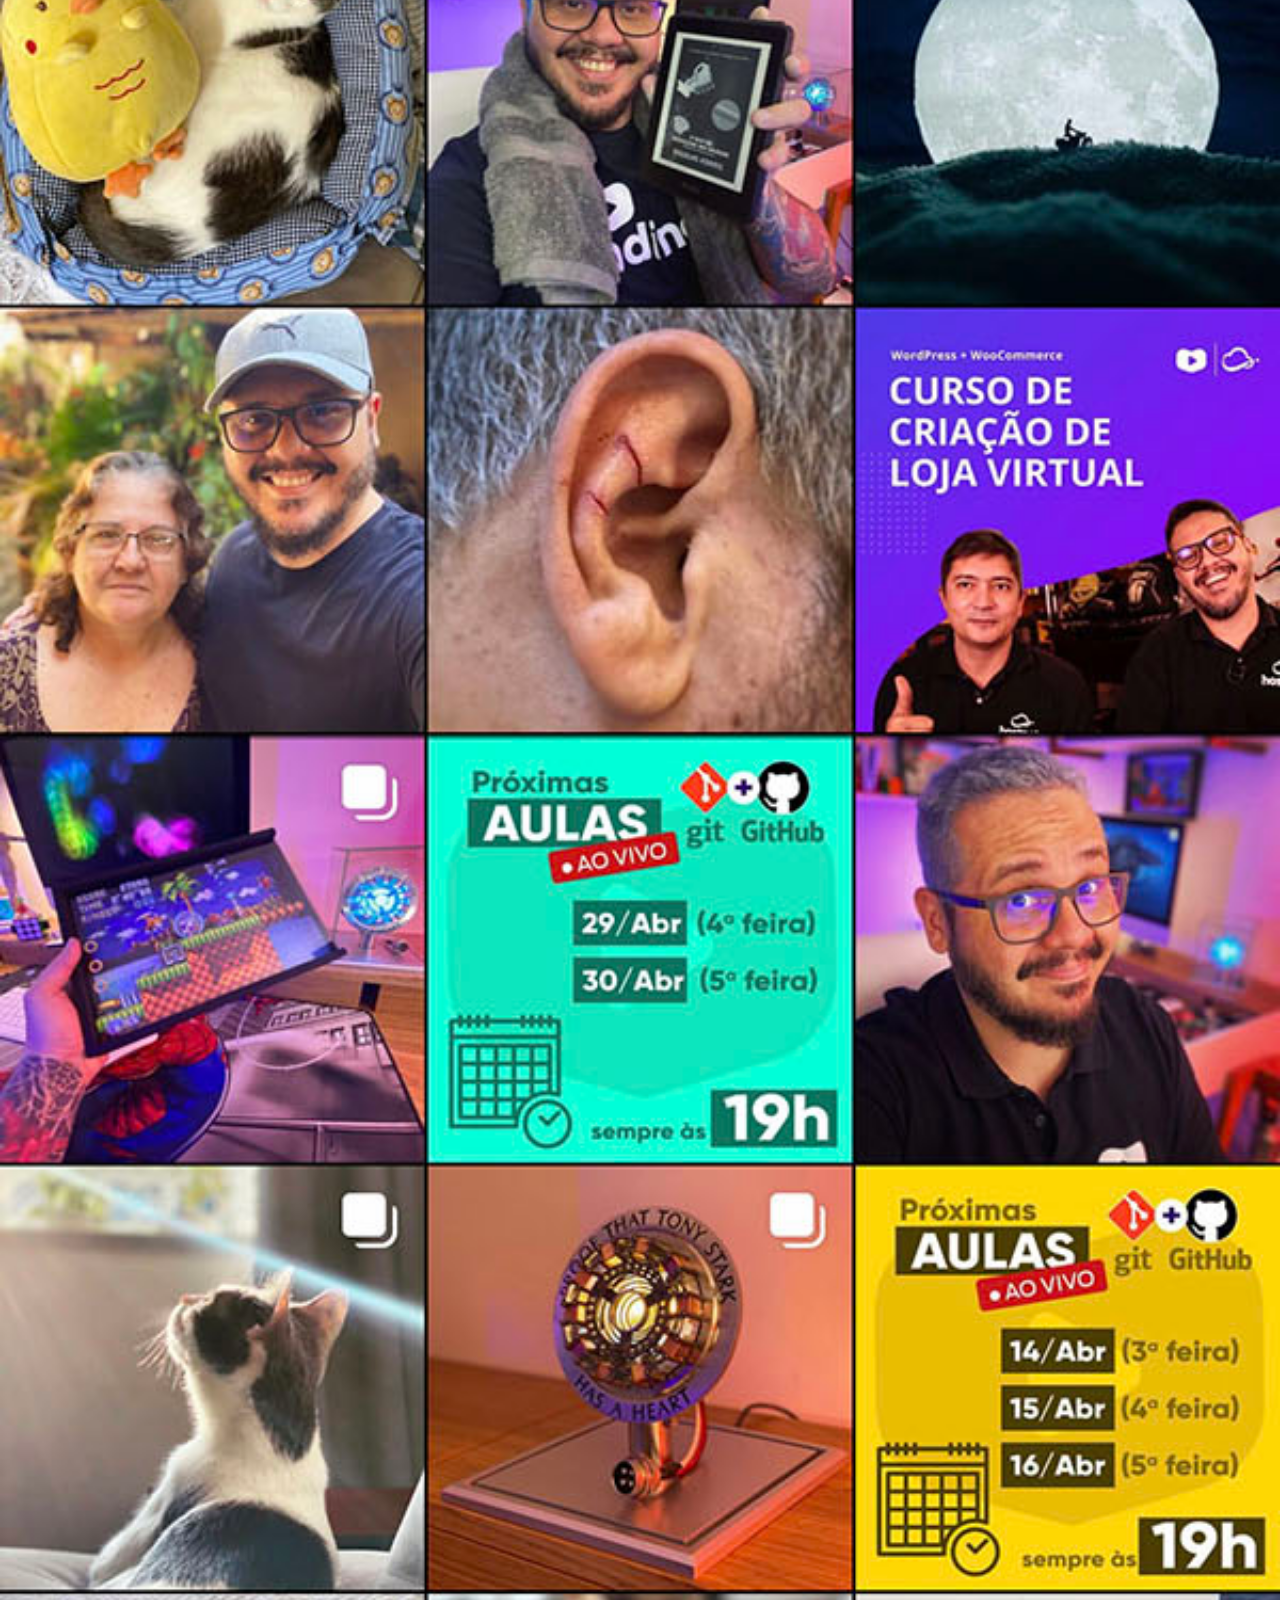
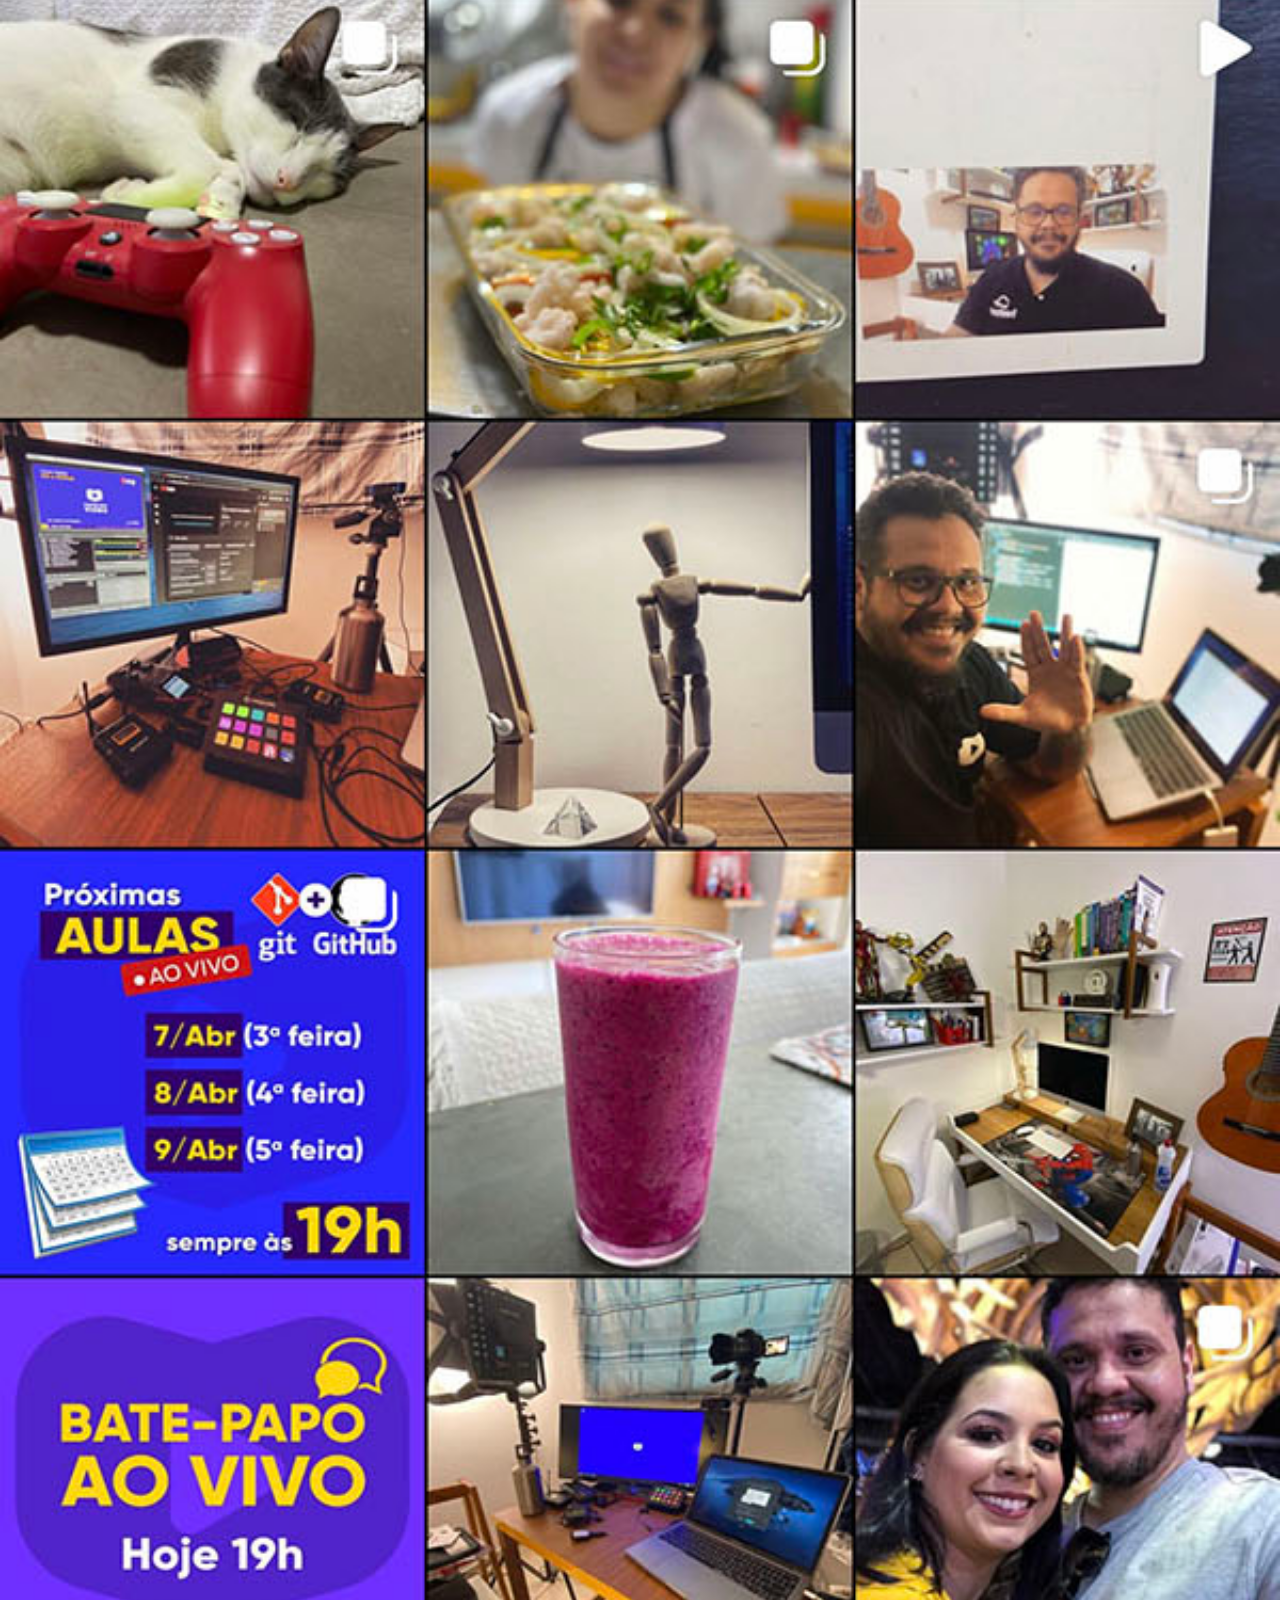
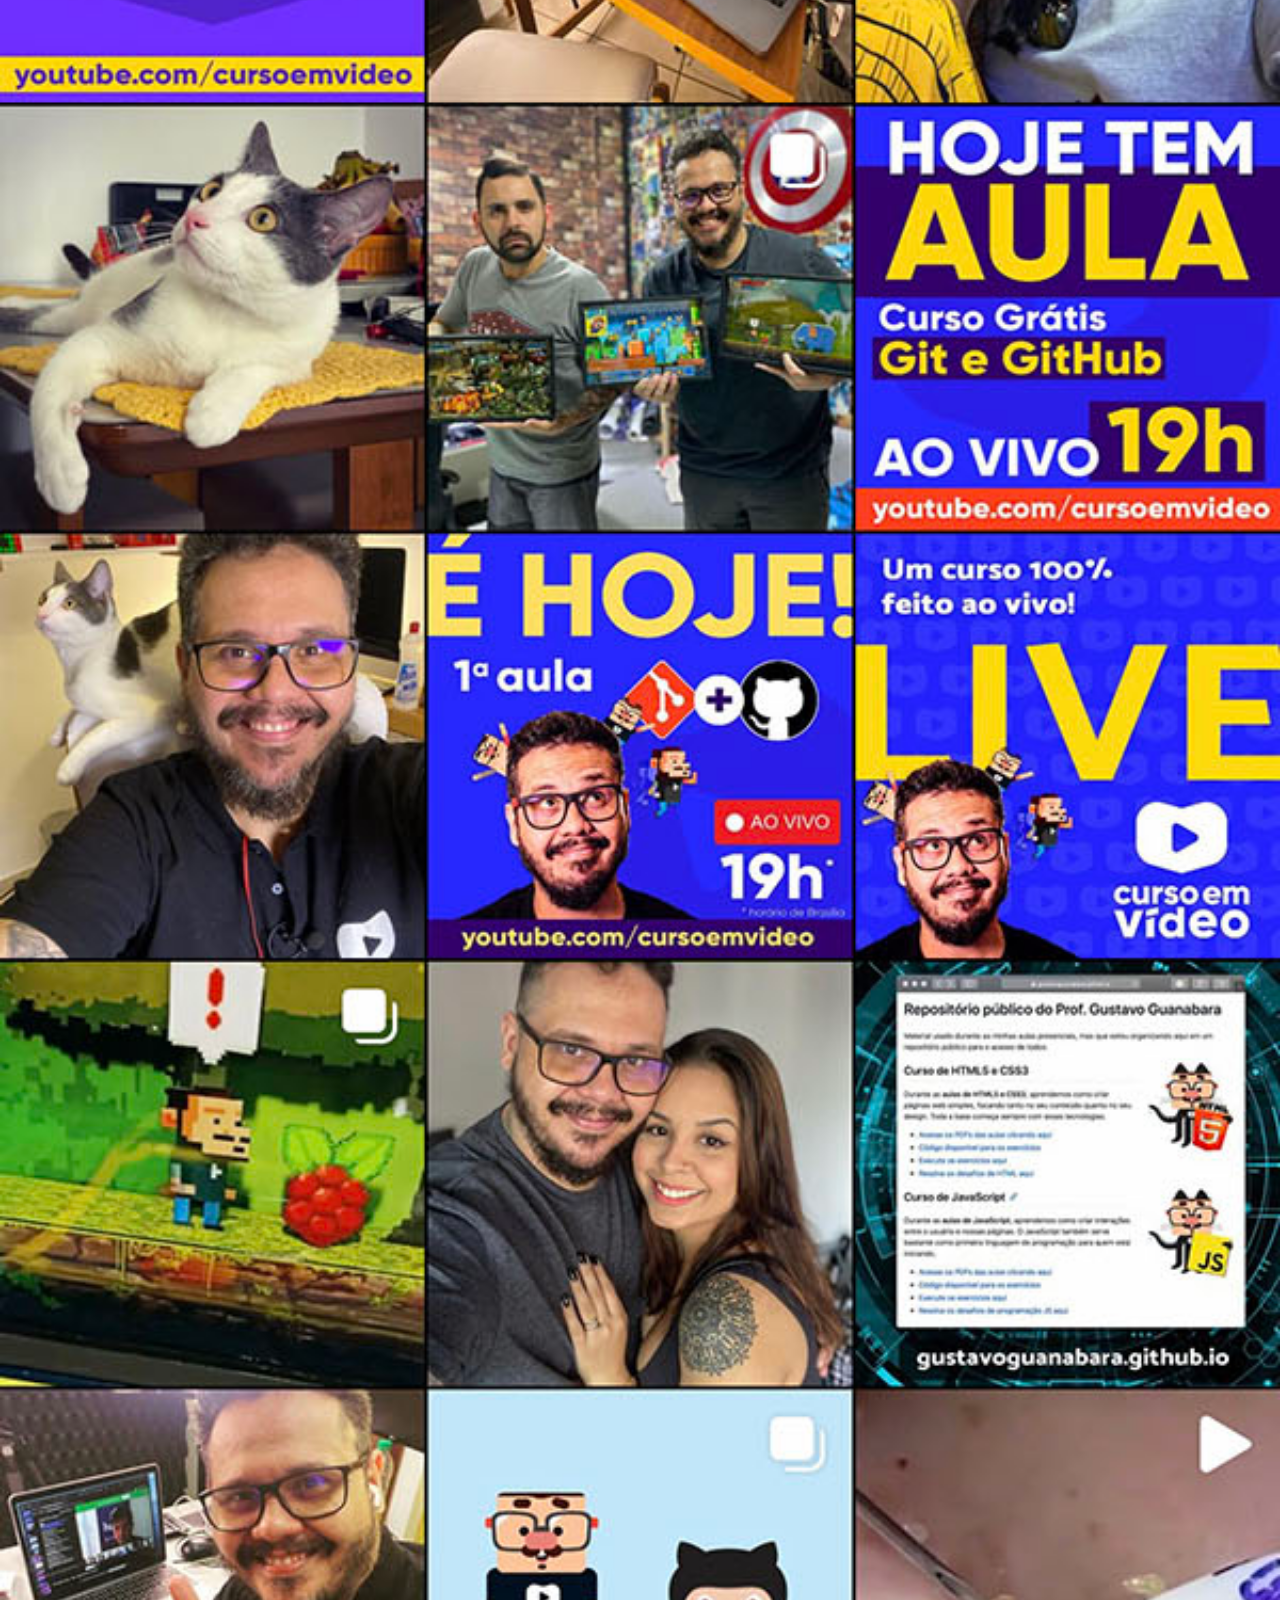
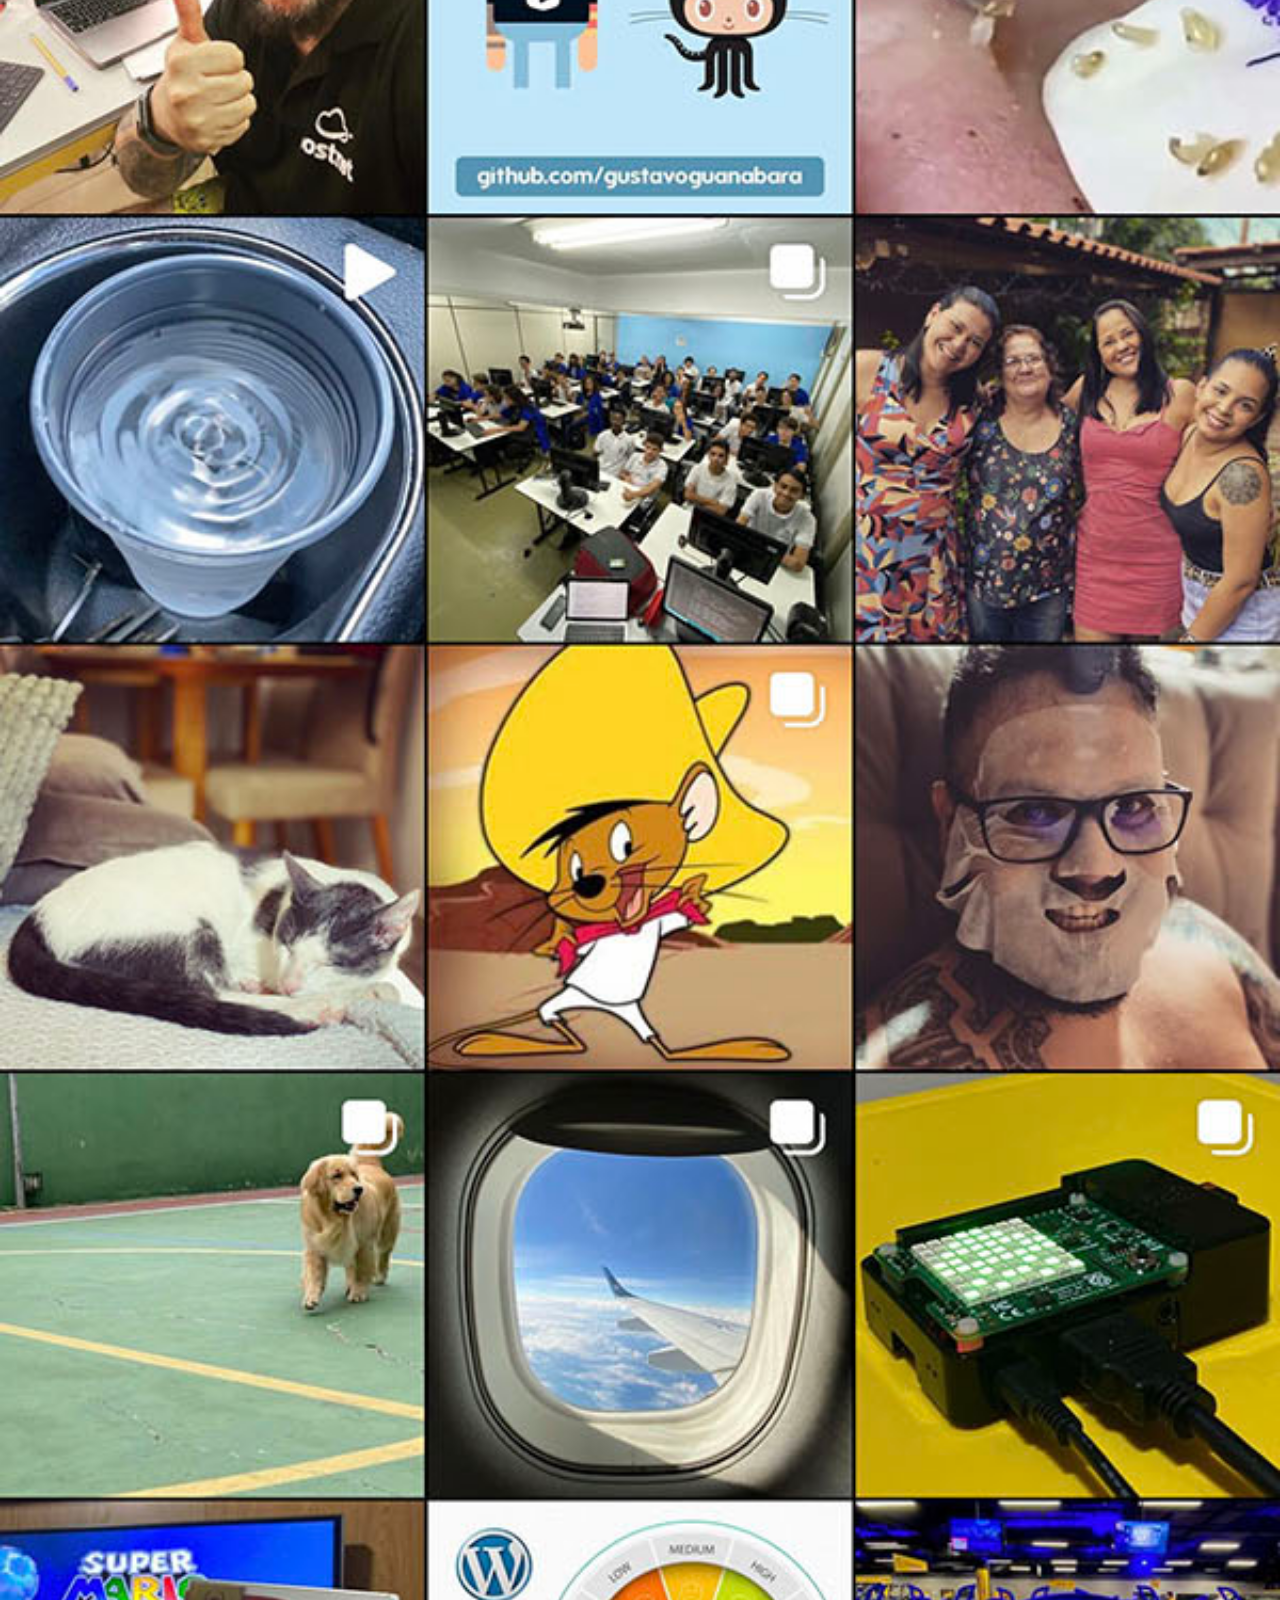
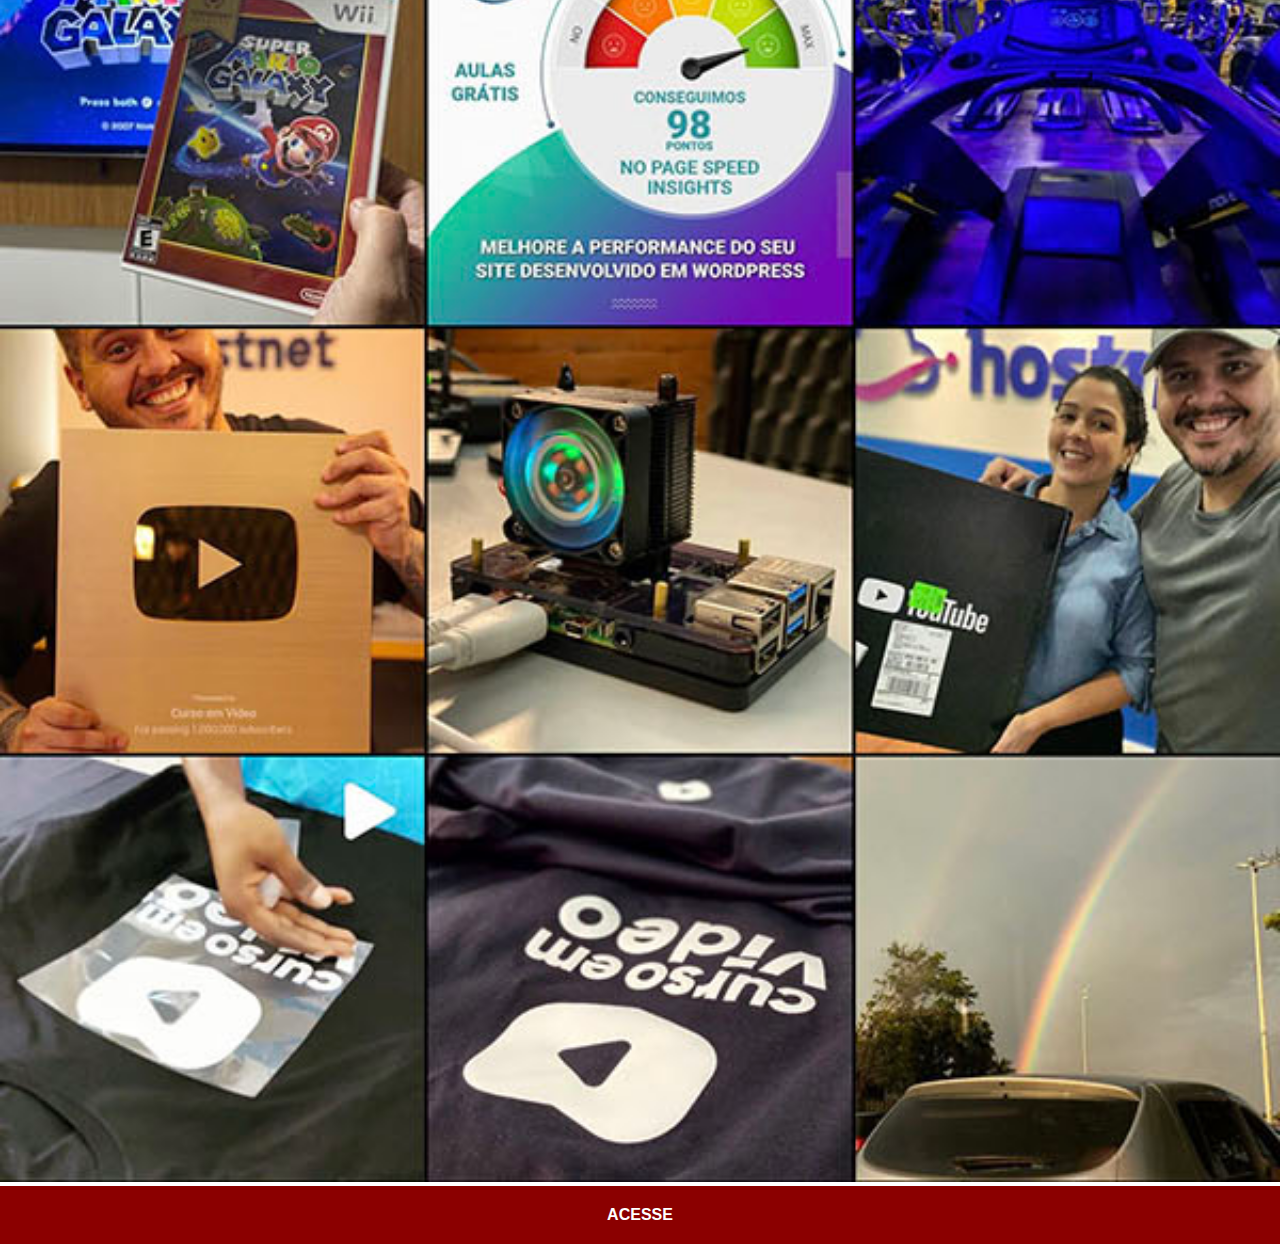
<file: instagram.html>
<!DOCTYPE html>
<html lang="pt-br">
<head>
    <meta charset="UTF-8">
    <meta http-equiv="X-UA-Compatible" content="IE=edge">
    <meta name="viewport" content="width=device-width, initial-scale=1.0">
    <title>Instagram</title>
    <link rel="stylesheet" href="estilos/social.css">
</head>
<body>
    <img src="imagens/tela-instagram.jpg" alt="Instagram">
    <a href="https://www.instagram.com/gustavoguanabara/" target="_blank">ACESSE</a>
</body>
</html>
</file>
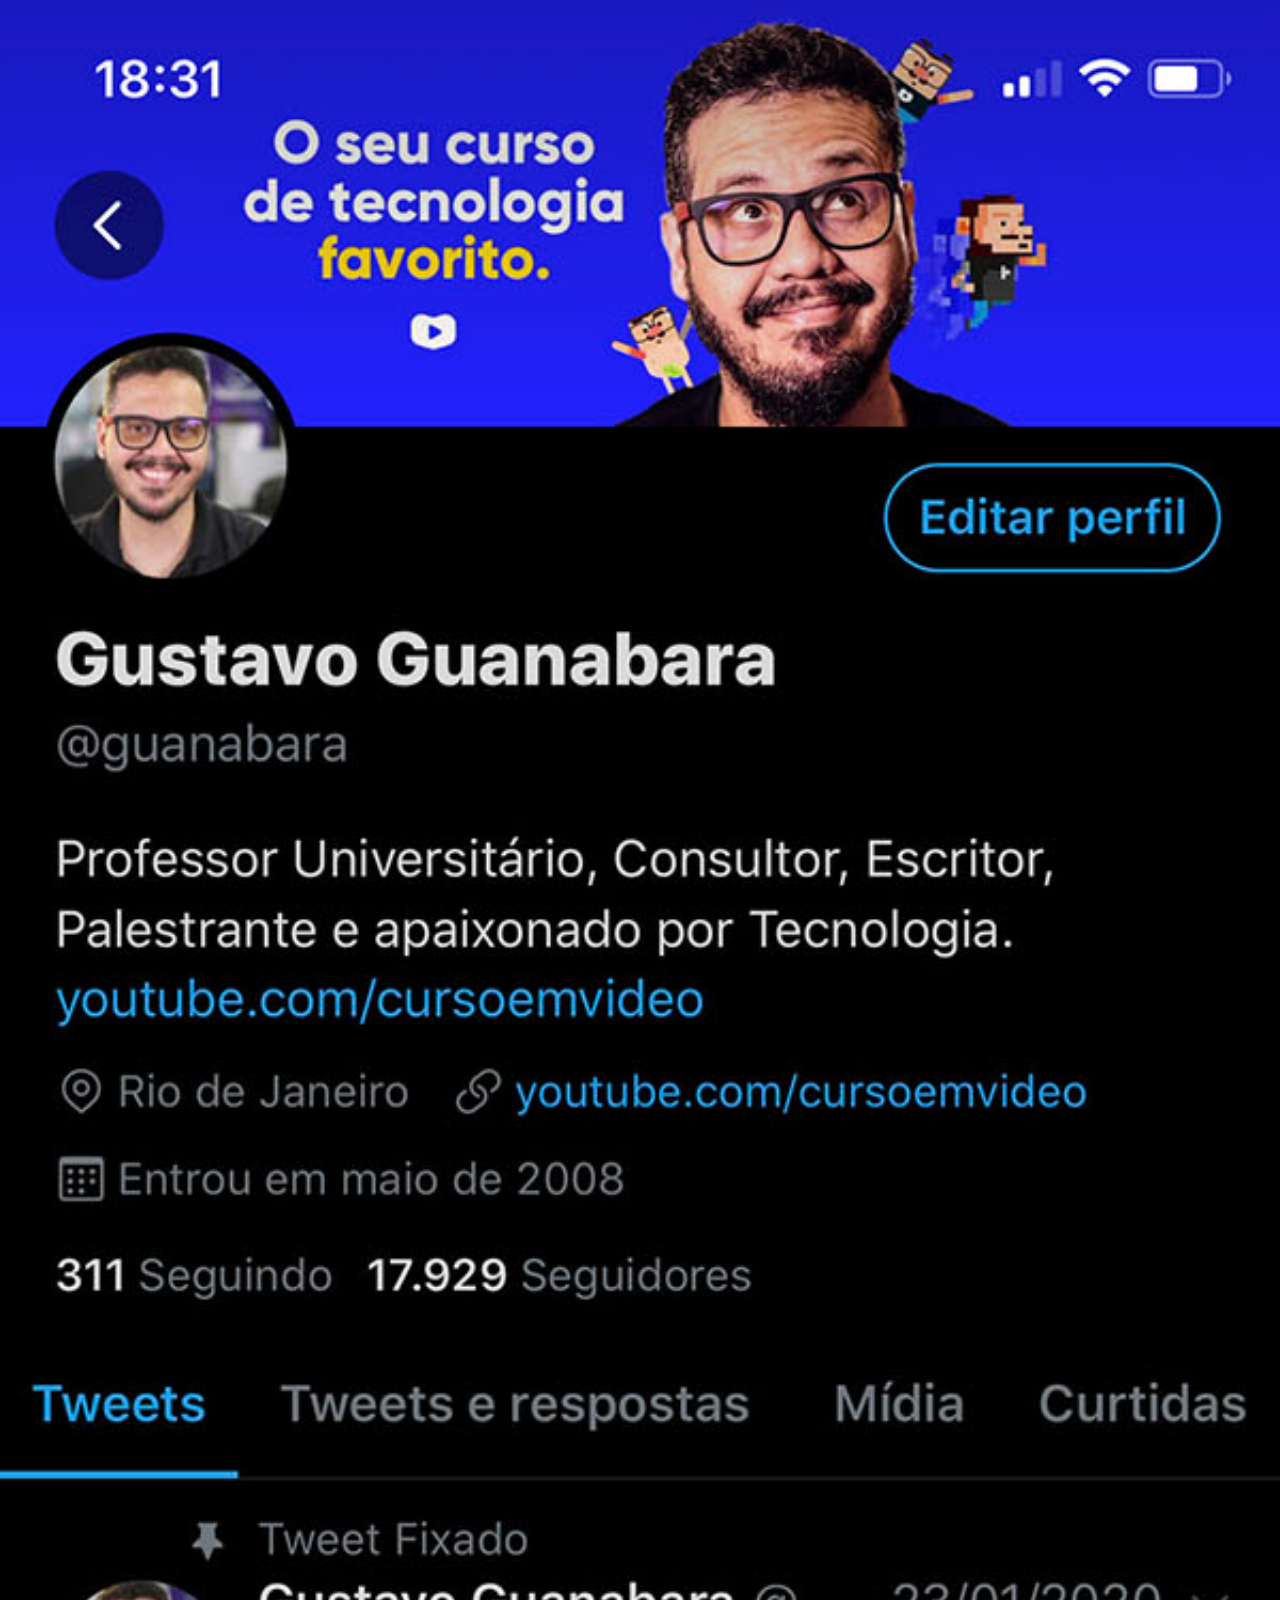
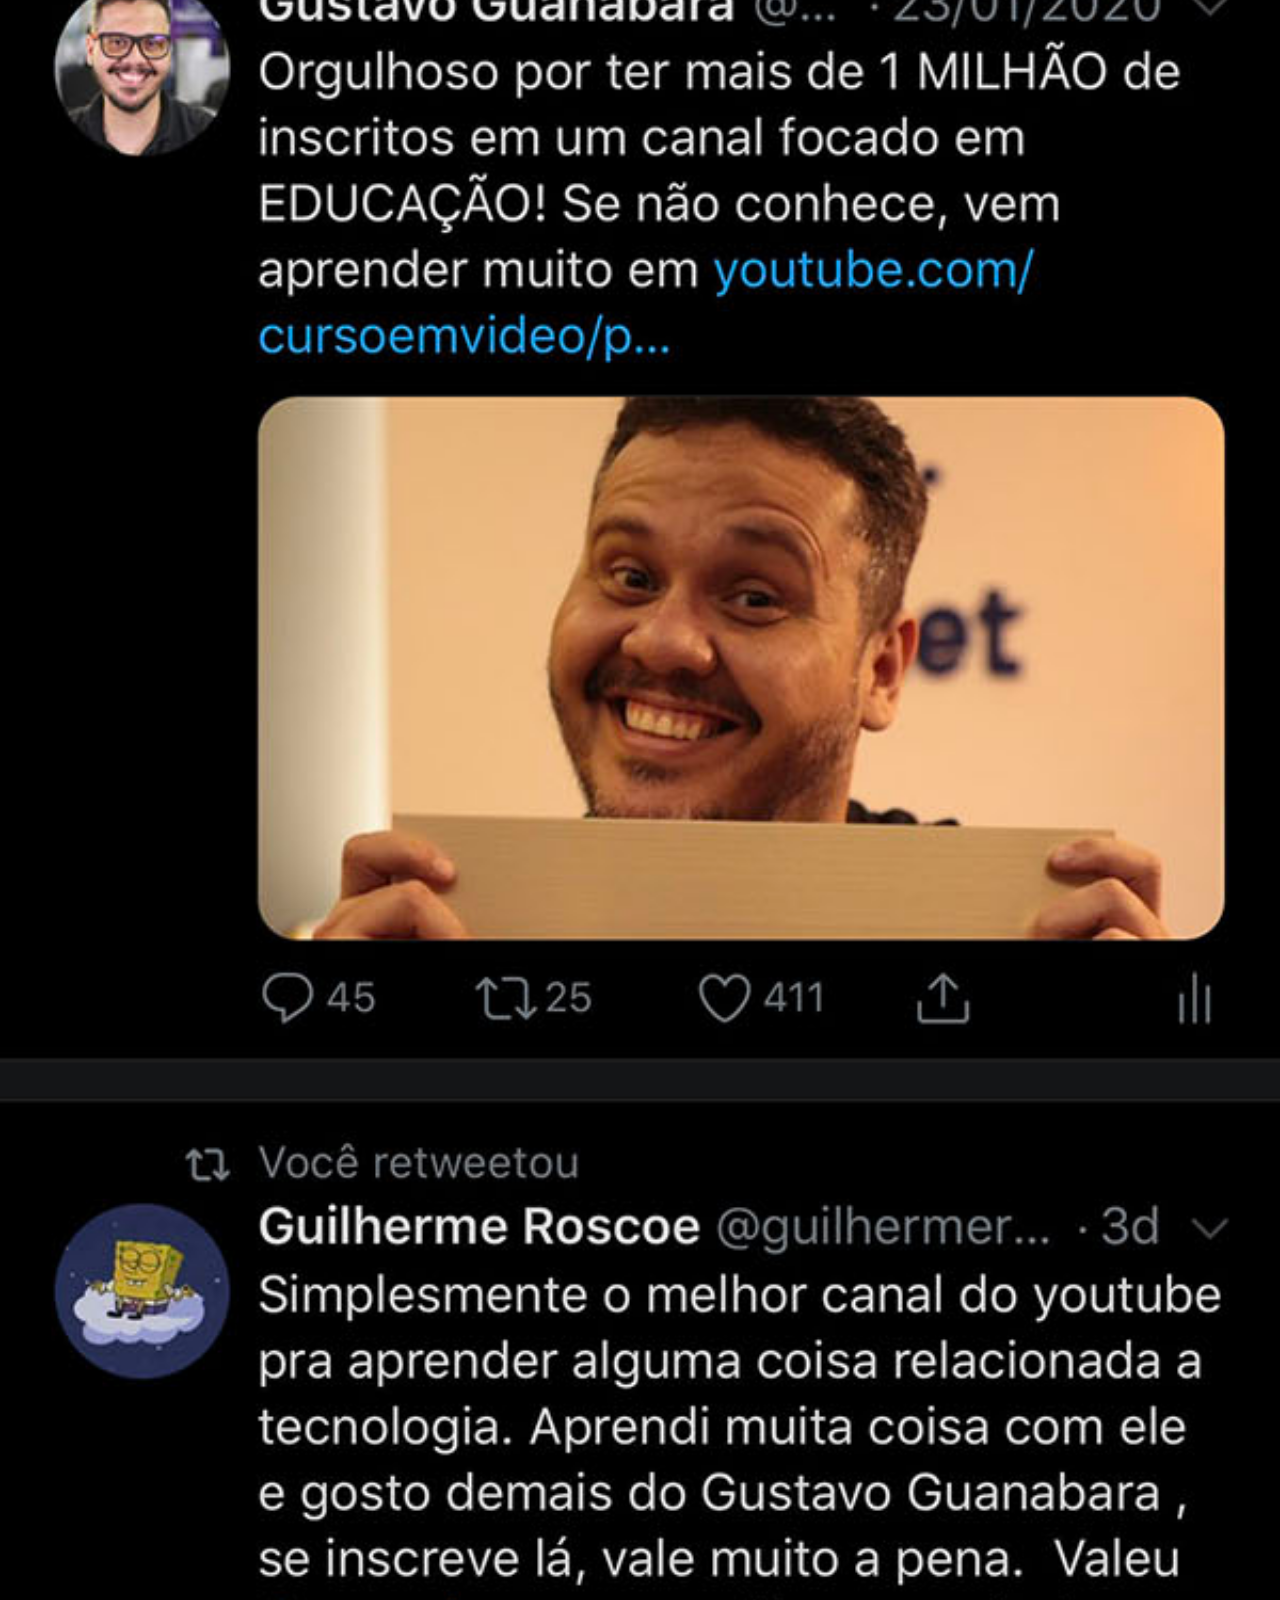
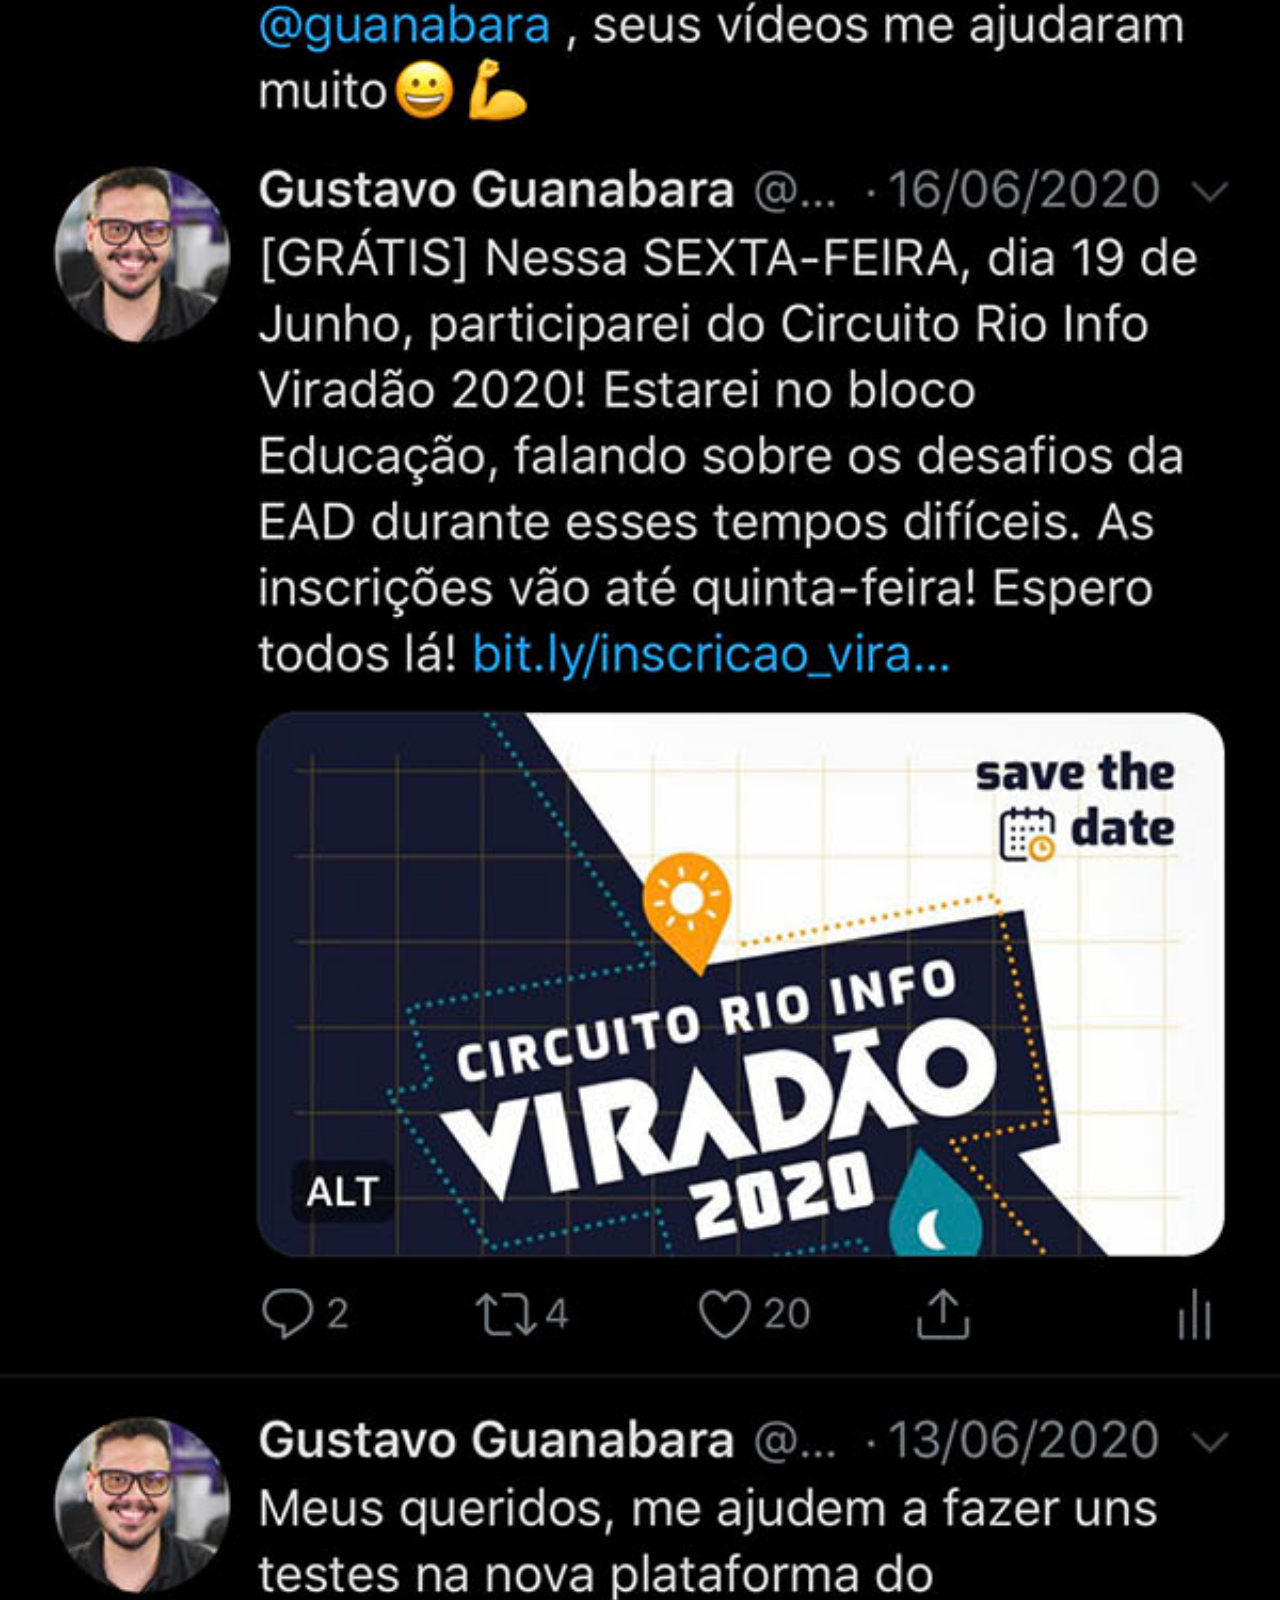
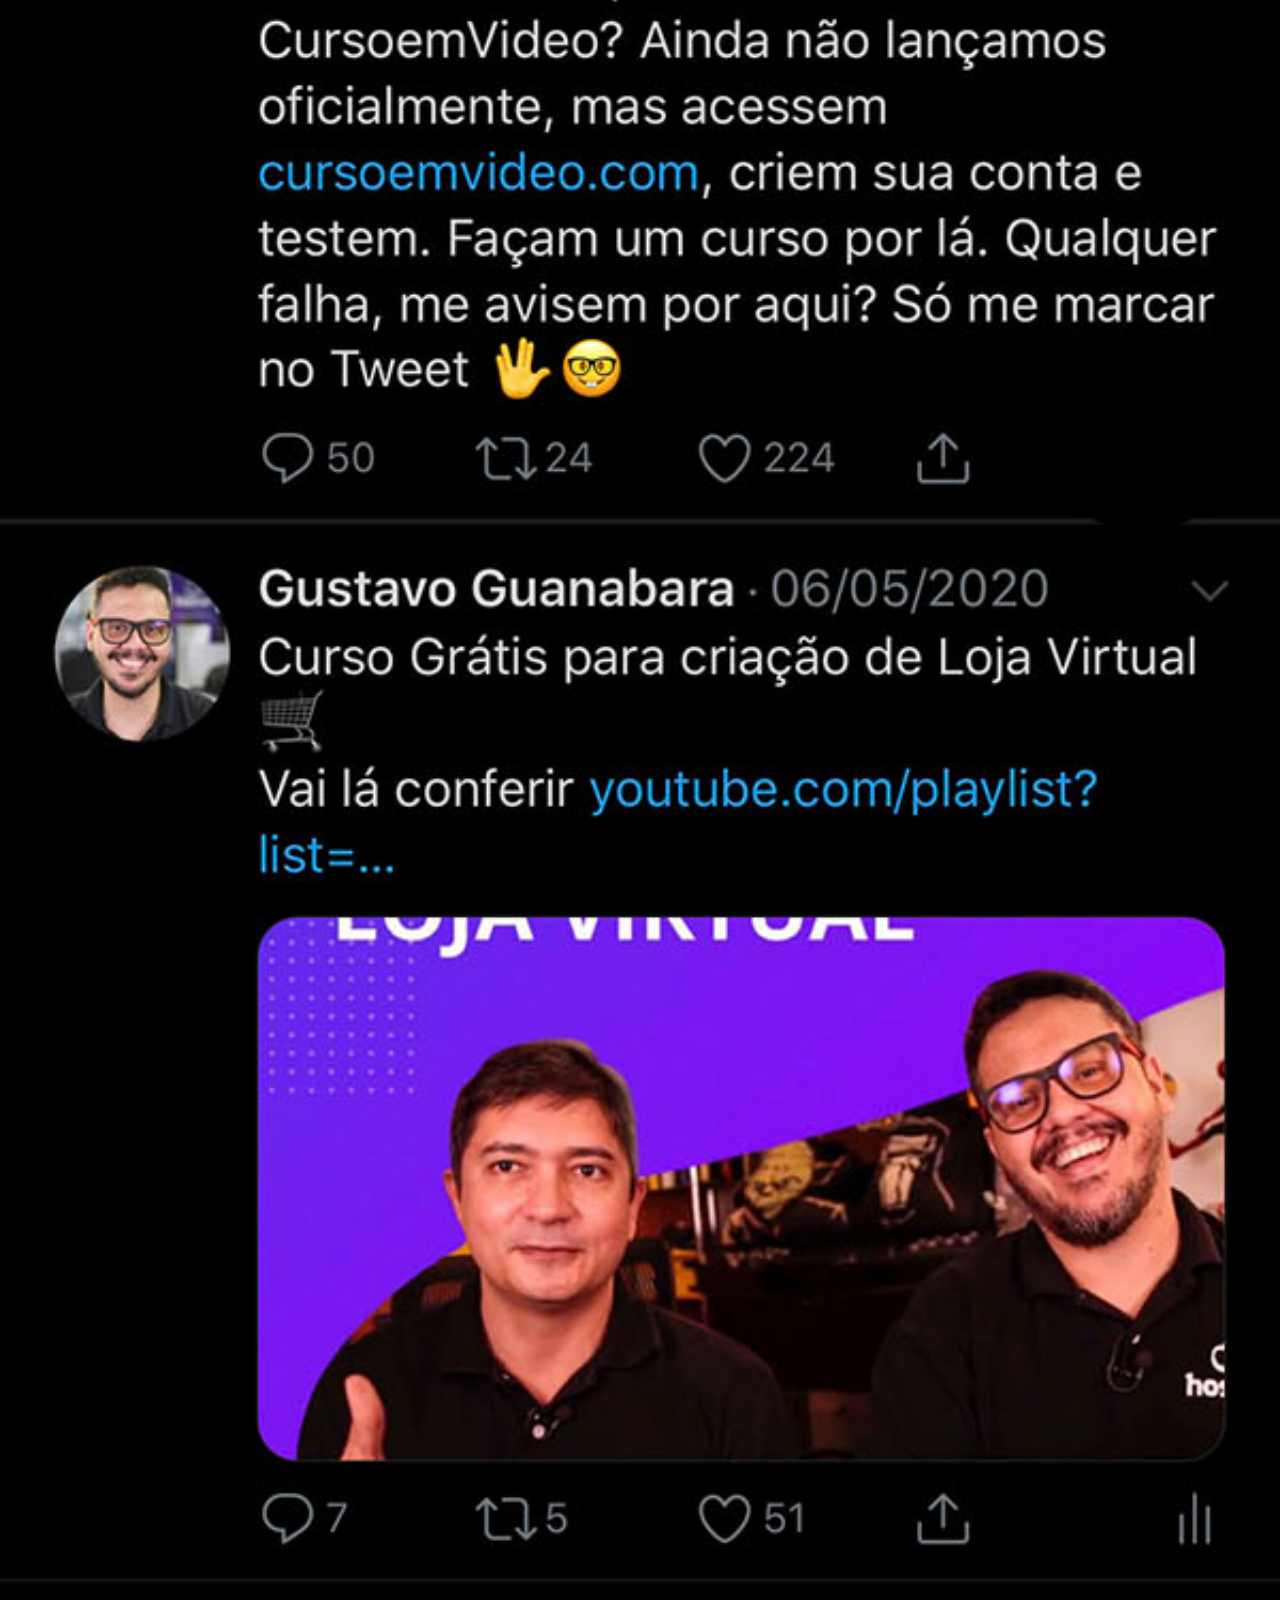
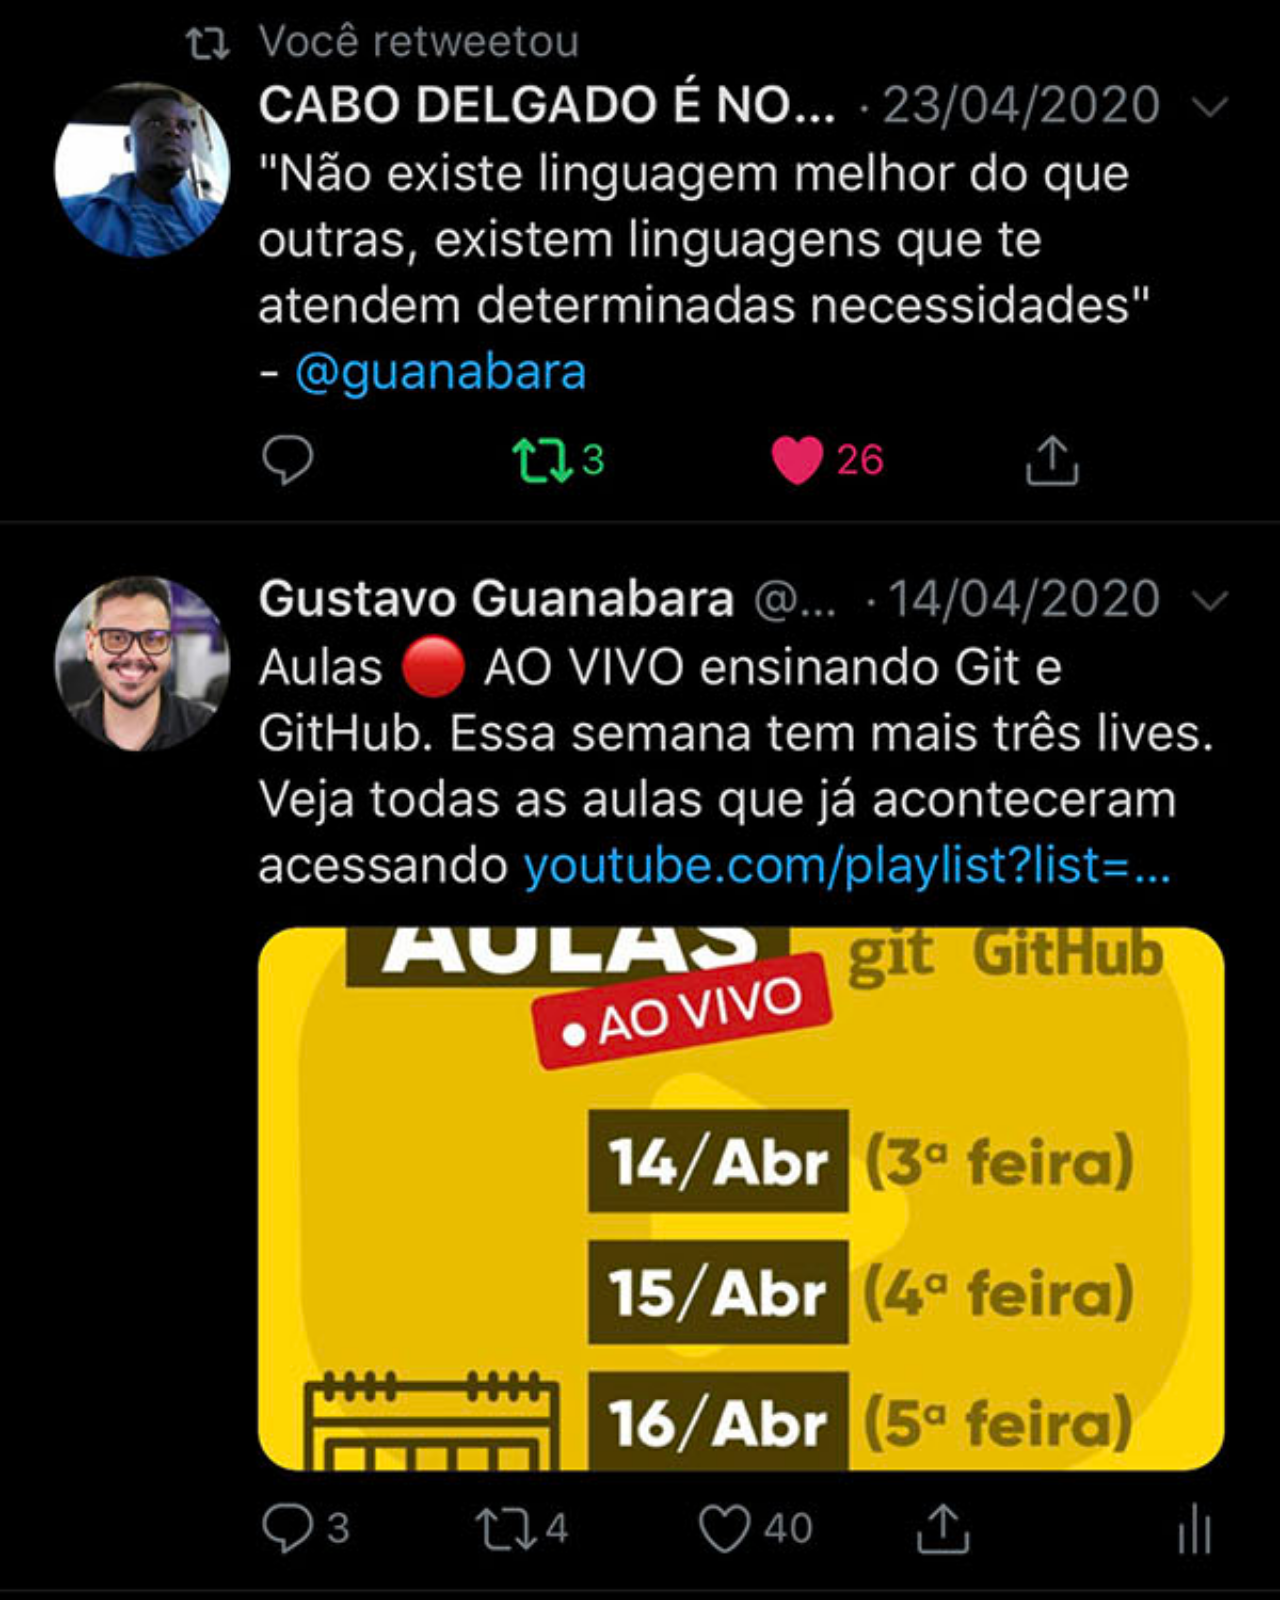
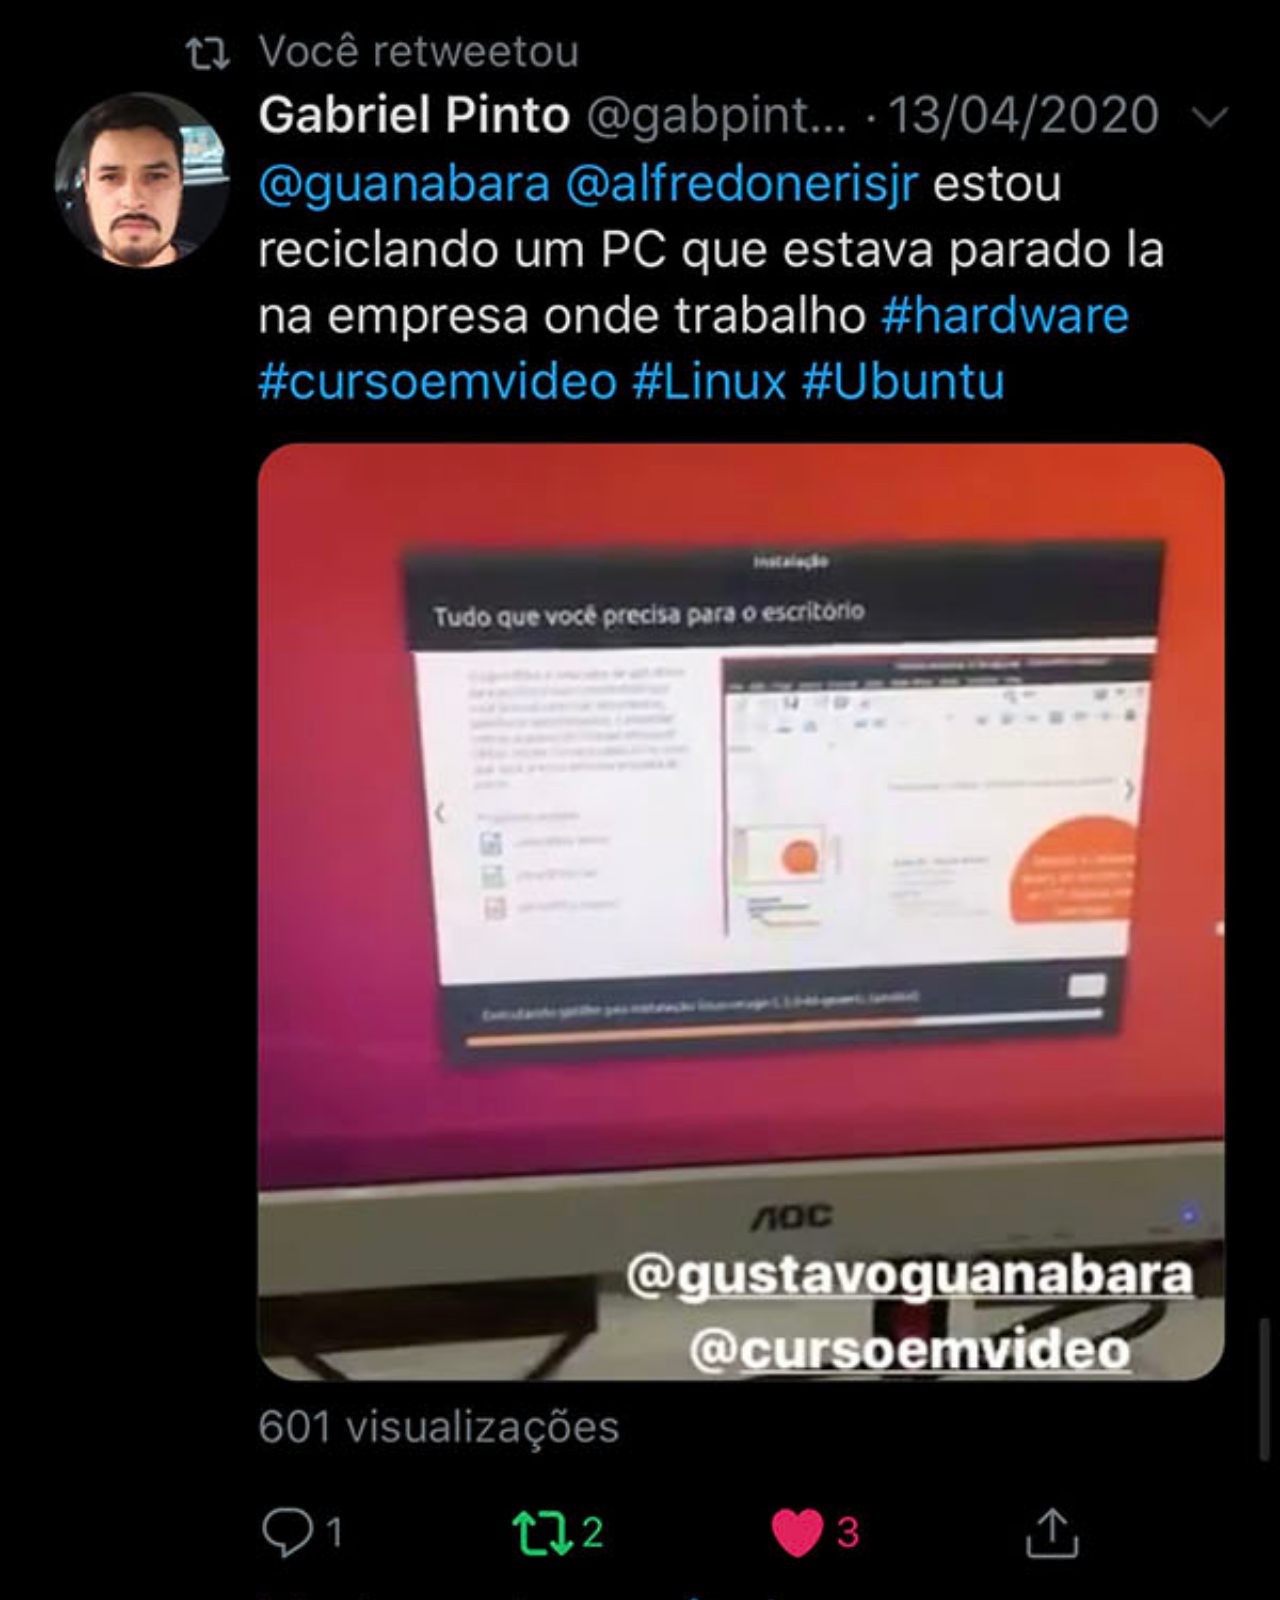
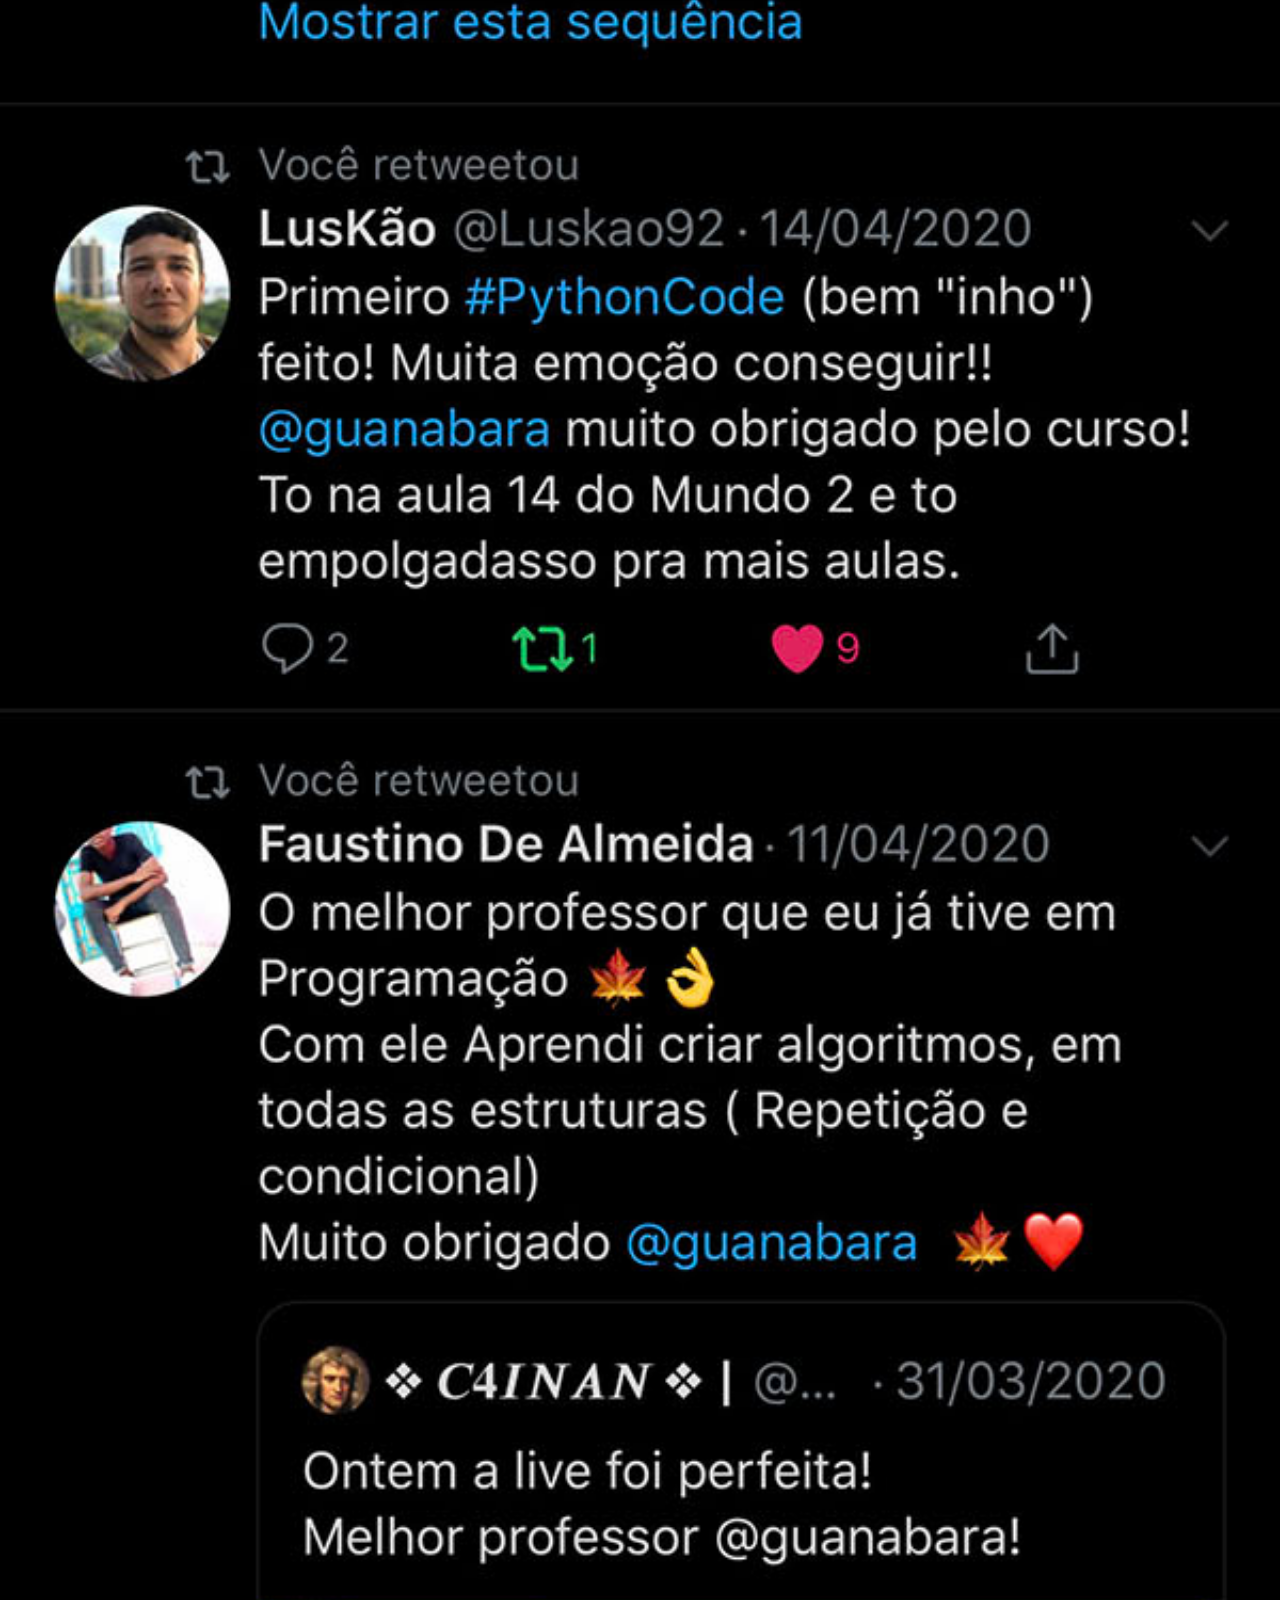
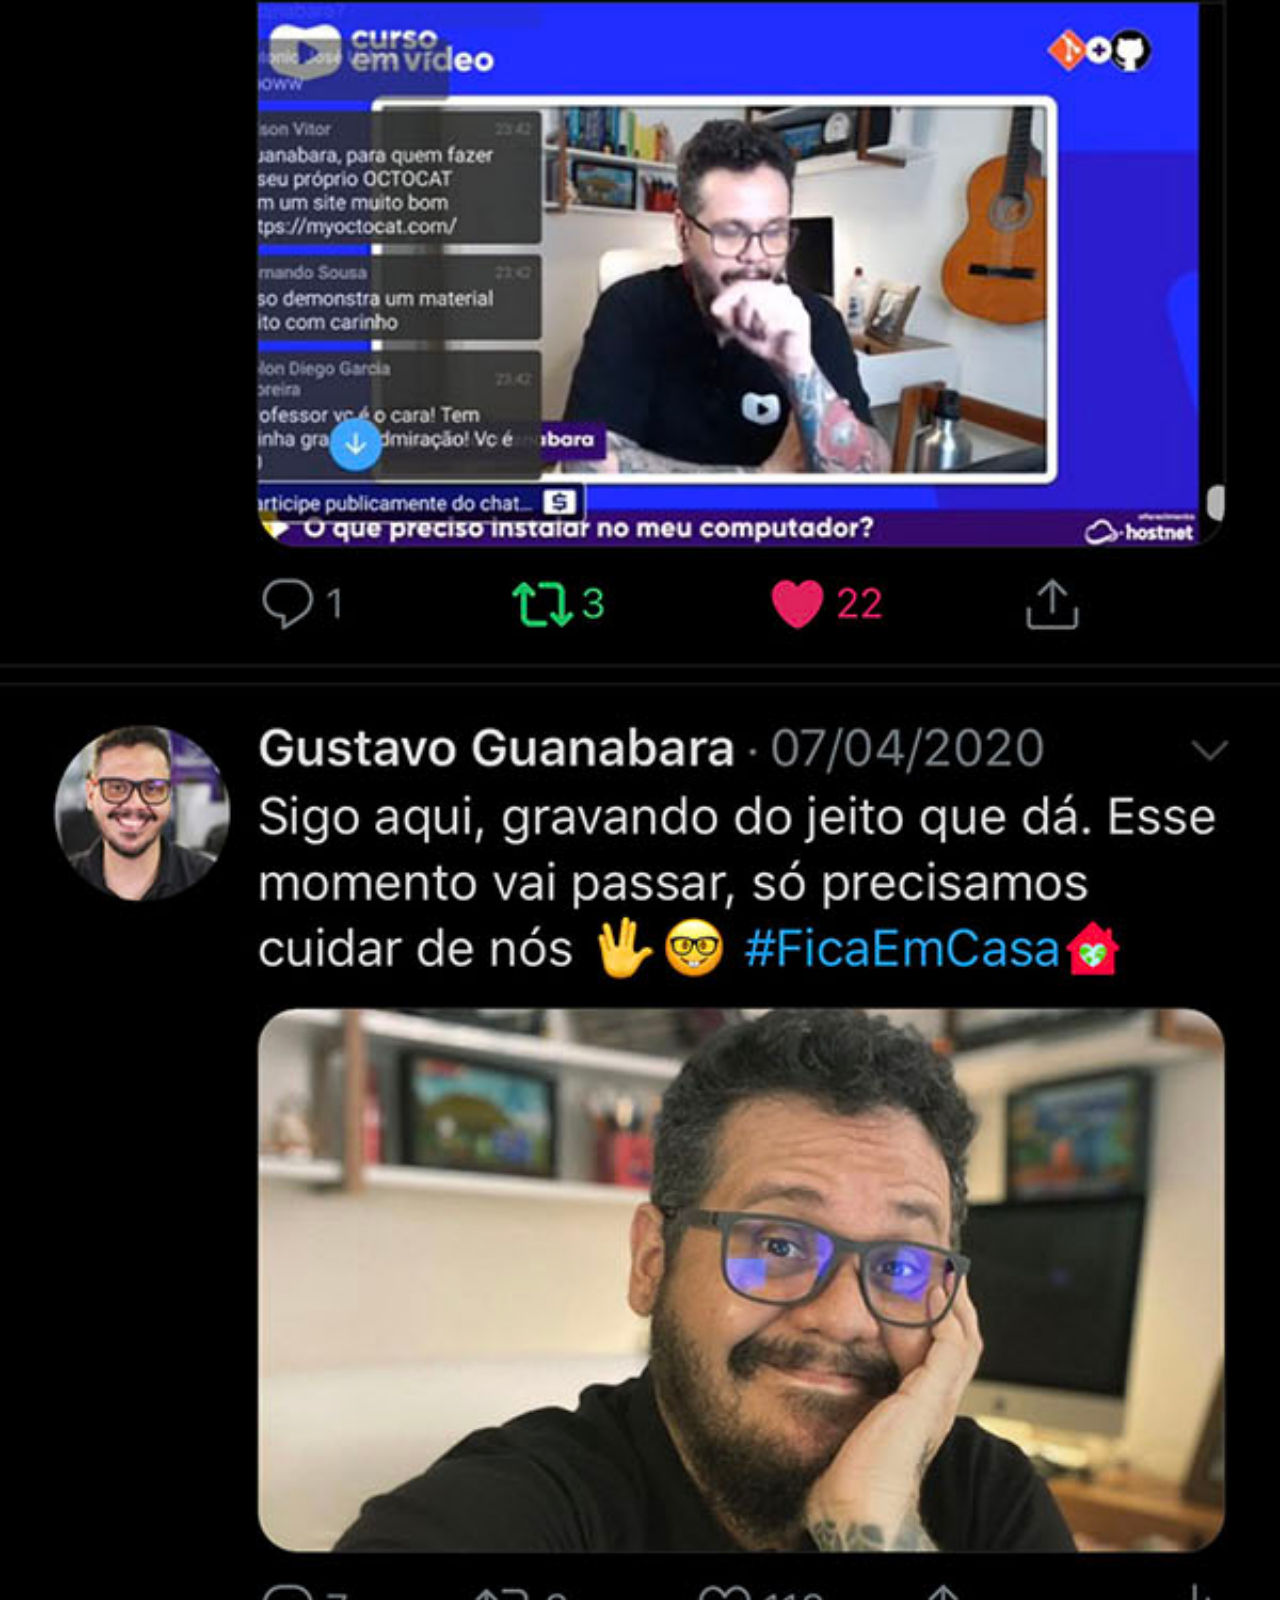
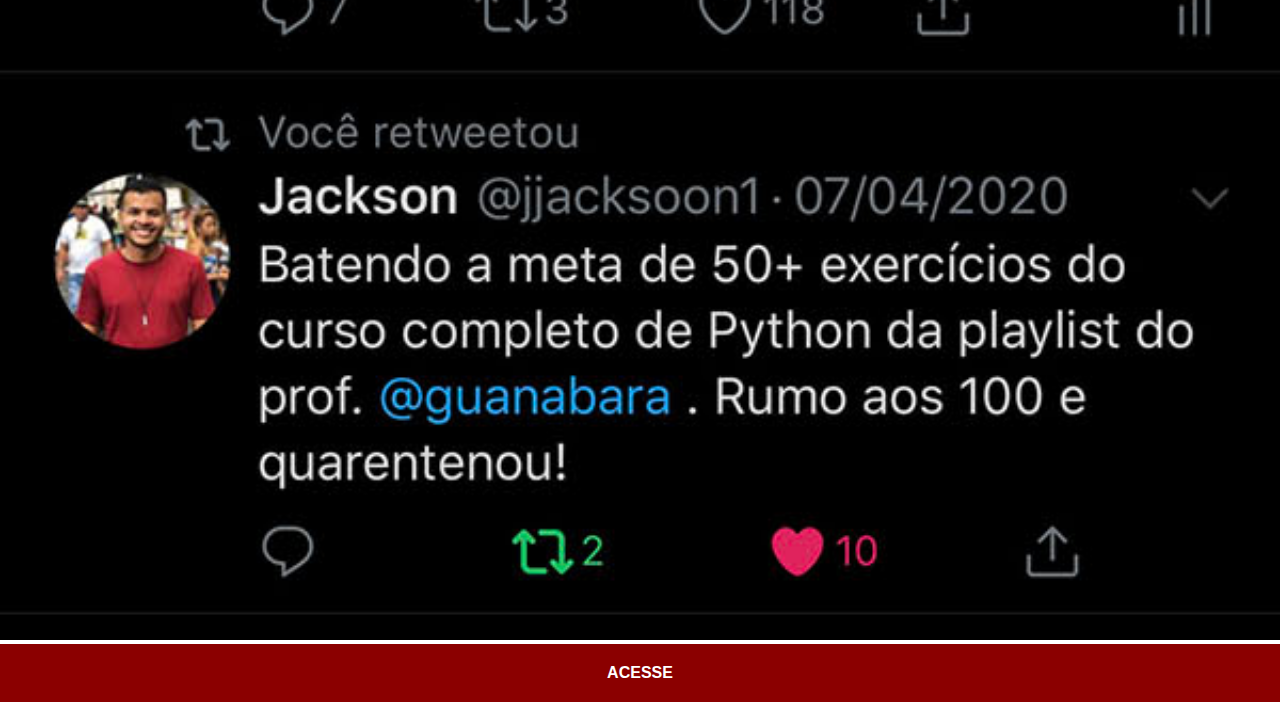
<file: twitter.html>
<!DOCTYPE html>
<html lang="pt-br">
<head>
    <meta charset="UTF-8">
    <meta http-equiv="X-UA-Compatible" content="IE=edge">
    <meta name="viewport" content="width=device-width, initial-scale=1.0">
    <title>Twitter</title>
    <link rel="stylesheet" href="estilos/social.css">
</head>
<body>
    <img src="imagens/tela-twitter.jpg" alt="Twitter">
    <a href="https://twitter.com/guanabara" target="_blank">ACESSE</a>
</body>
</html>
</file>
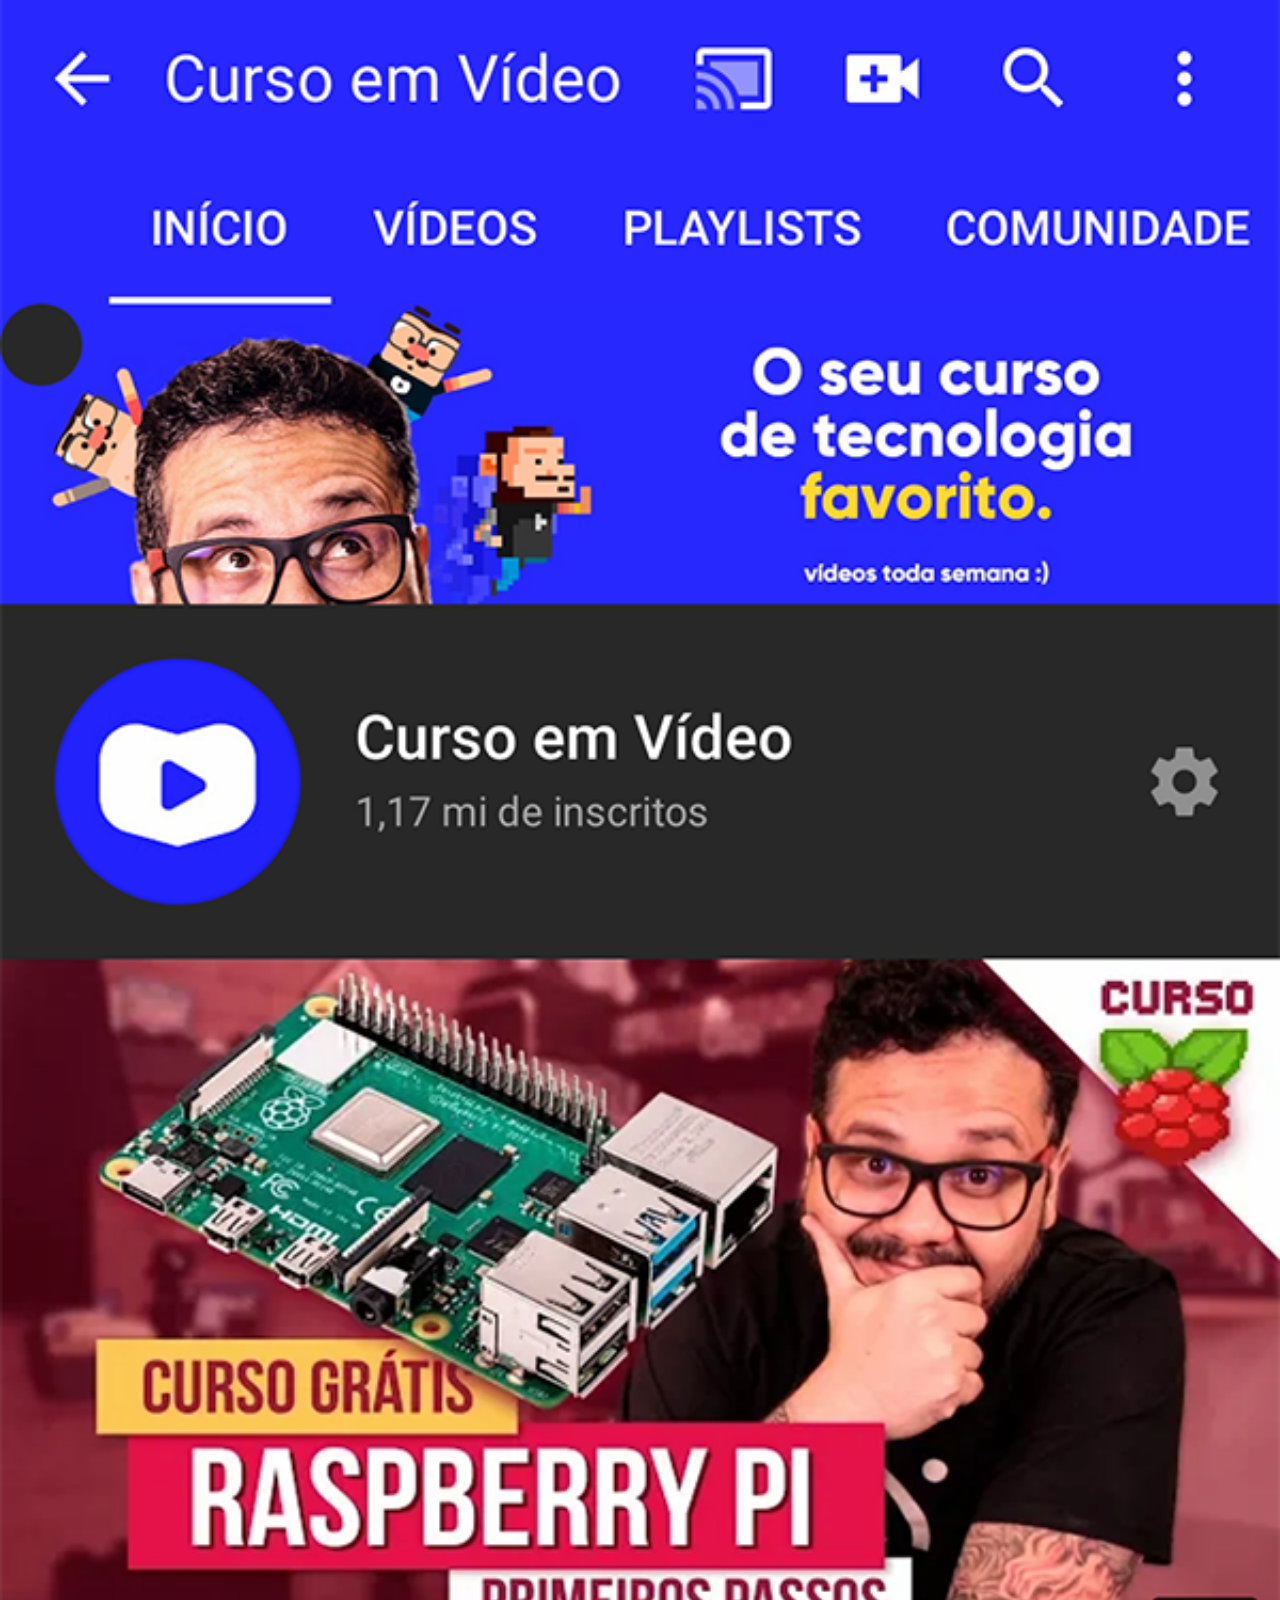
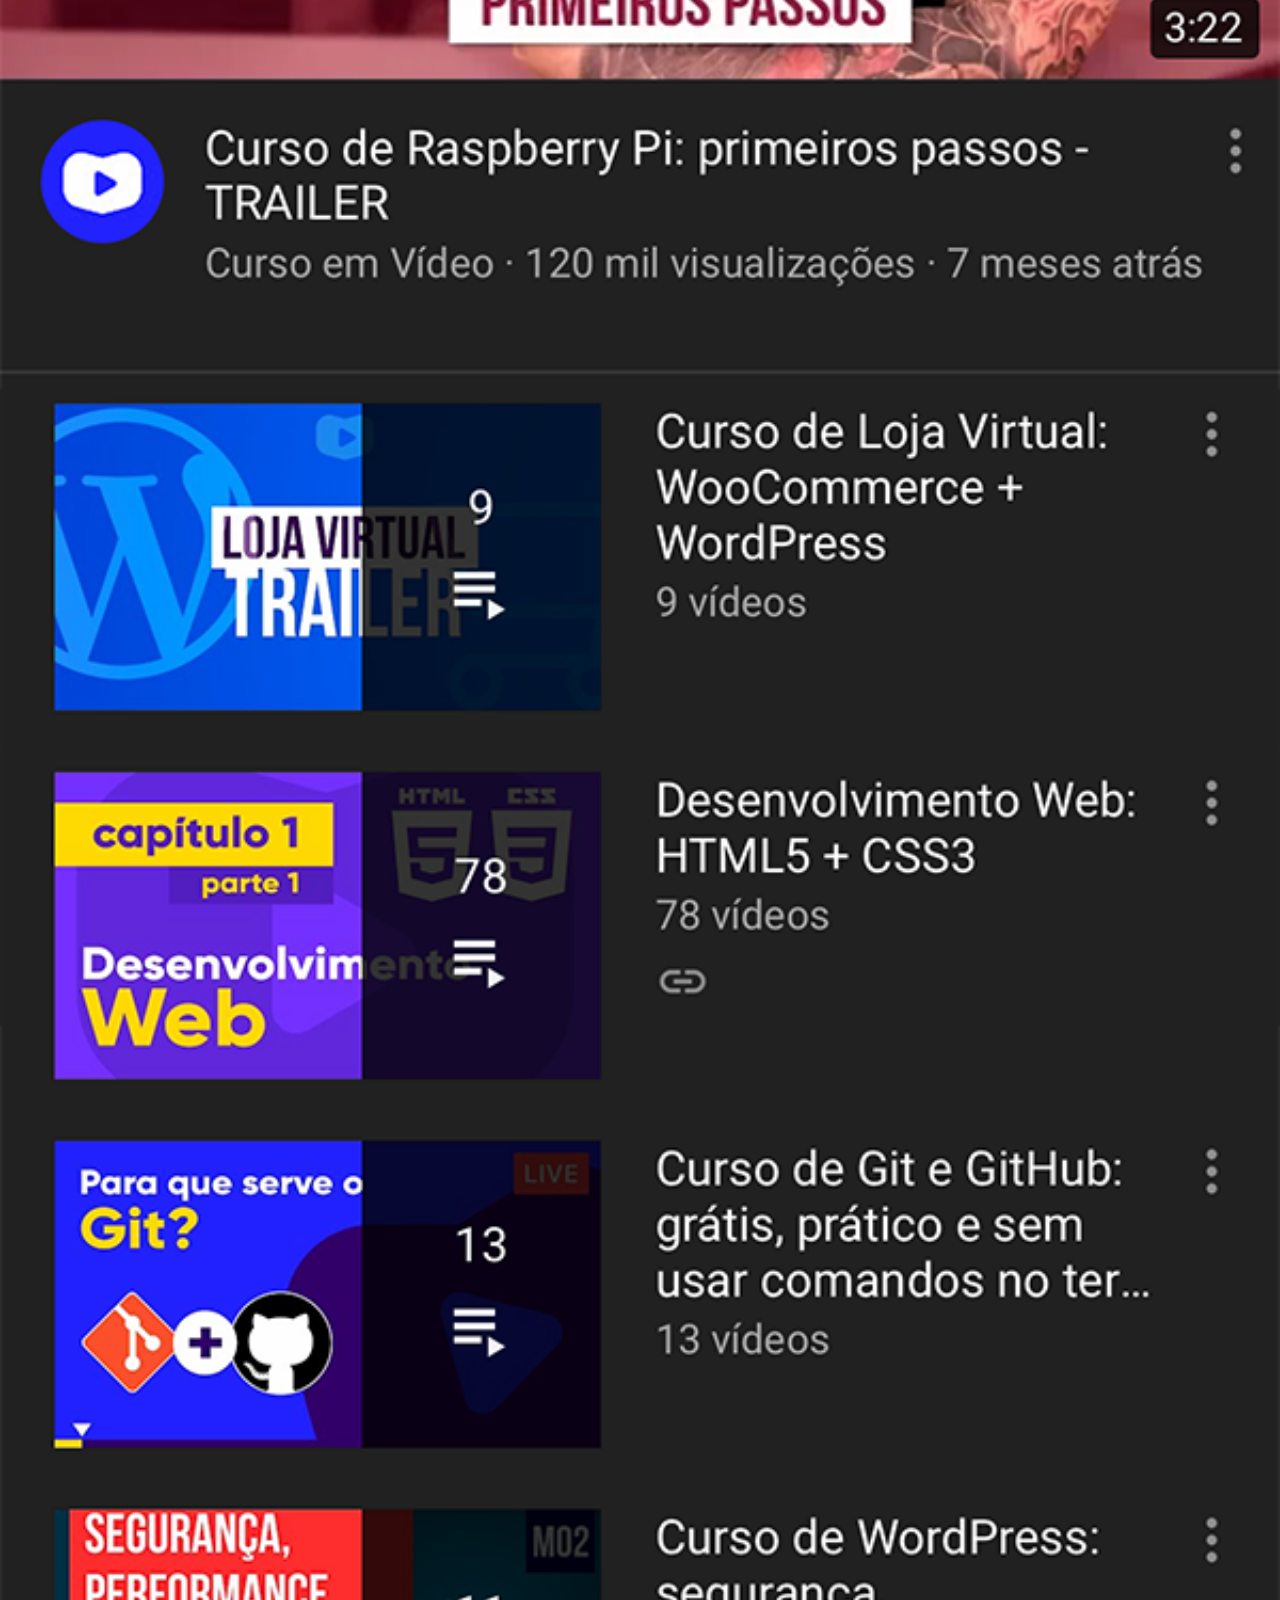
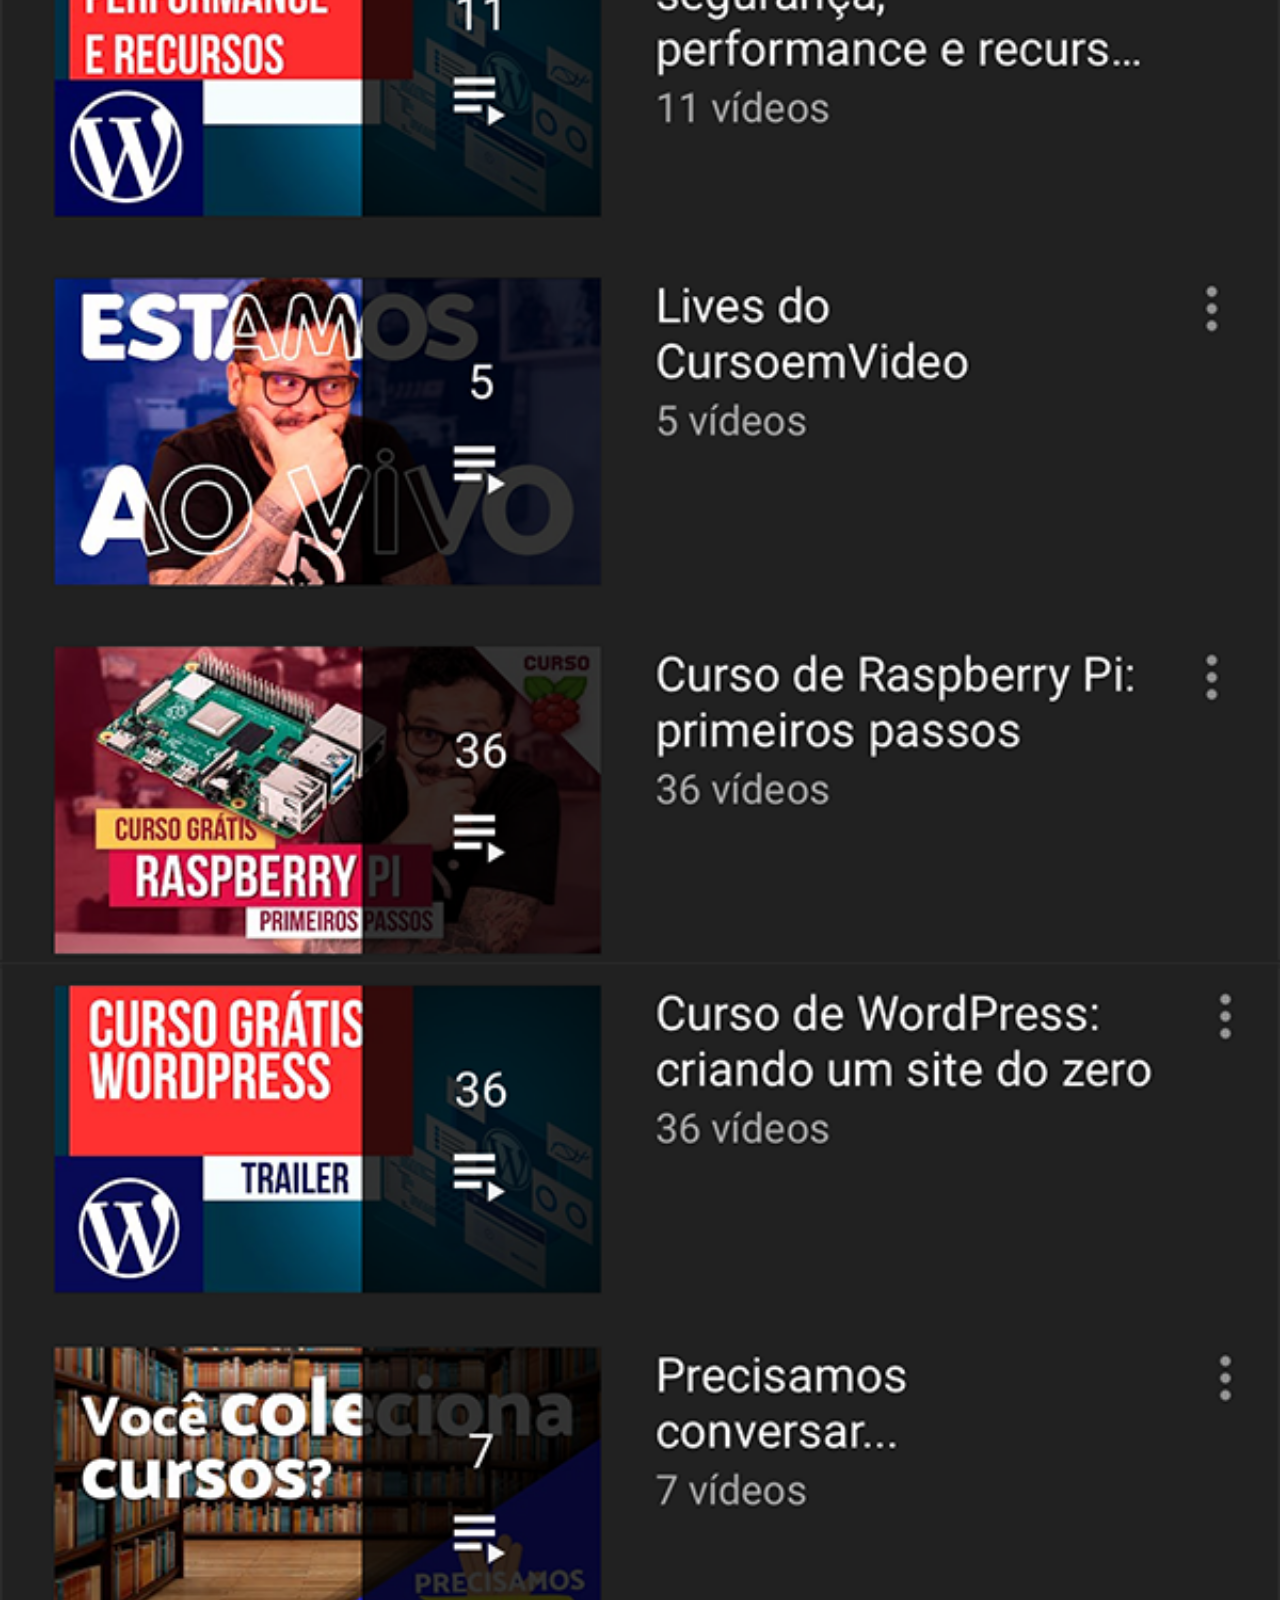
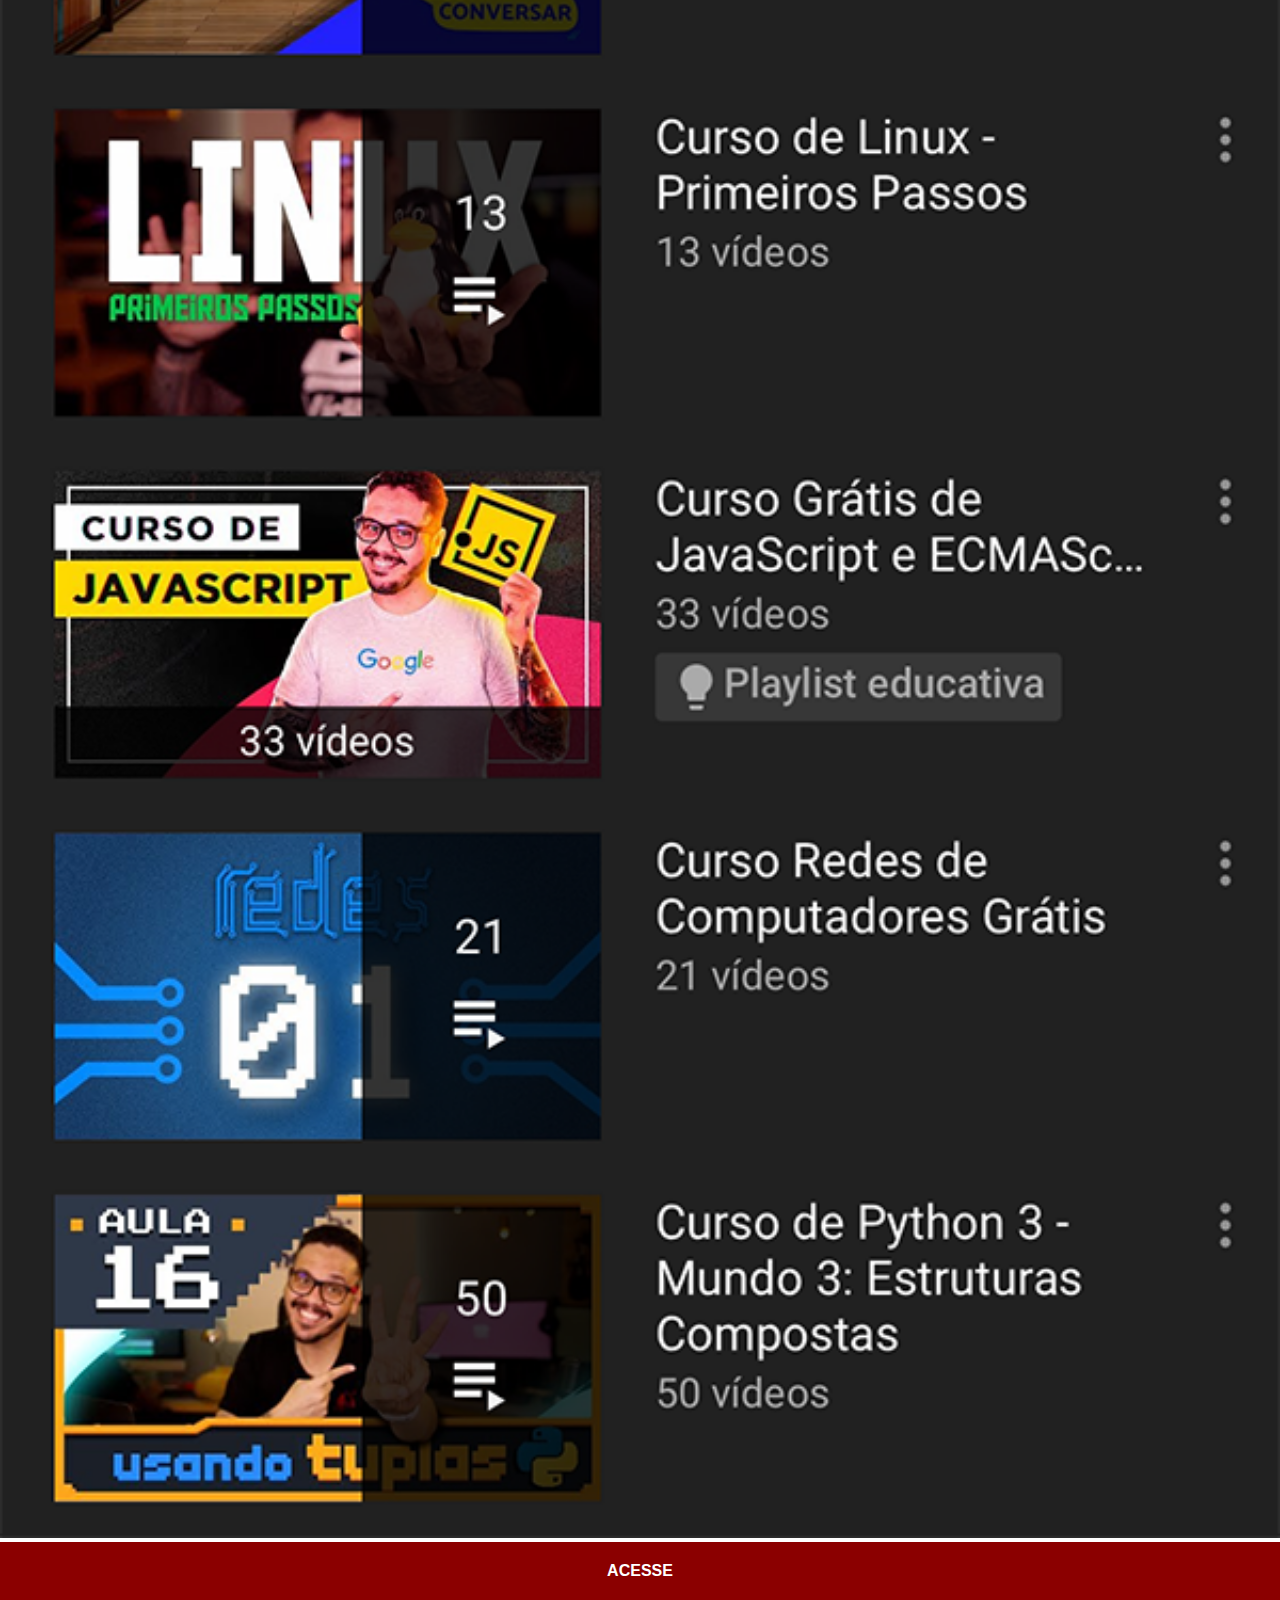
<file: youtube.html>
<!DOCTYPE html>
<html lang="pt-br">
<head>
    <meta charset="UTF-8">
    <meta http-equiv="X-UA-Compatible" content="IE=edge">
    <meta name="viewport" content="width=device-width, initial-scale=1.0">
    <title>YouTube</title>
    <link rel="stylesheet" href="estilos/social.css">
</head>
<body>
    <img src="imagens/tela-youtube.png" alt="YouTube">
    <a href="https://www.youtube.com/@CursoemVideo/playlists" target="_blank">ACESSE</a>
</body>
</html>
</file>
<file: estilos/style.css>
@charset "UTF-8";

* {
    margin: 0;
    padding: 0;
    font-family: Arial, Helvetica, sans-serif;
}

html, body {
    height: 100vh;
    width: 100vw;
    background-color: black;
}

body {
    background: url("../imagens/fundo-madeira.jpg") center center no-repeat fixed;
    background-size: cover;
}

main {
    position: relative;
    height: 100vh;
}

section#telefone {
    position: absolute;
    top: 50%;
    left: 50%;
    transform: translate(-50%,-50%);
    
    height: 627px;
    width: 311px;
    background: url(../imagens/frame-iphone.png) no-repeat;
}

iframe#tela {
    position: relative;
    top: 80px;
    left: 22px;
    width: 267px;
    height: 471px;
}

section#redes-sociais {
    text-align: right;
}

section#redes-sociais img {
    width: 50px;
    margin: 10px;
    border-radius: 50%;
    box-shadow: 2px 2px 5px rgba(0, 0, 0, 0.400);
    box-sizing: border-box;  
    /*A declaração border-box fará com que a borda faça parte da box e não alterará o tamanho das imagens da section*/
}

section#redes-sociais img:hover {
    border: 2px solid rgba(255, 255, 255, 0.600);
    transform: translate(-3px, -3px);
    box-shadow: 5px 5px 10px rgba(0, 0, 0, 0.600);
    transition: transform .3s, border .3s, box-shadow .3s;
}
</file>
<file: estilos/social.css>
@charset "UTF-8";

* {
    margin: 0px;
    padding: 0px;
    font-family: Arial, Helvetica, sans-serif;
}

::-webkit-scrollbar {
    width: 0px;
    height: 0px;
}

img {
    width: 100vw;
}

a {
    display: block;
    background-color: darkred;
    color: white;
    padding: 20px;
    text-align: center;
    font-weight: bolder;
    text-decoration: none;
}

a:hover {
    background-color: rgb(190, 2, 2);
}
</file>
